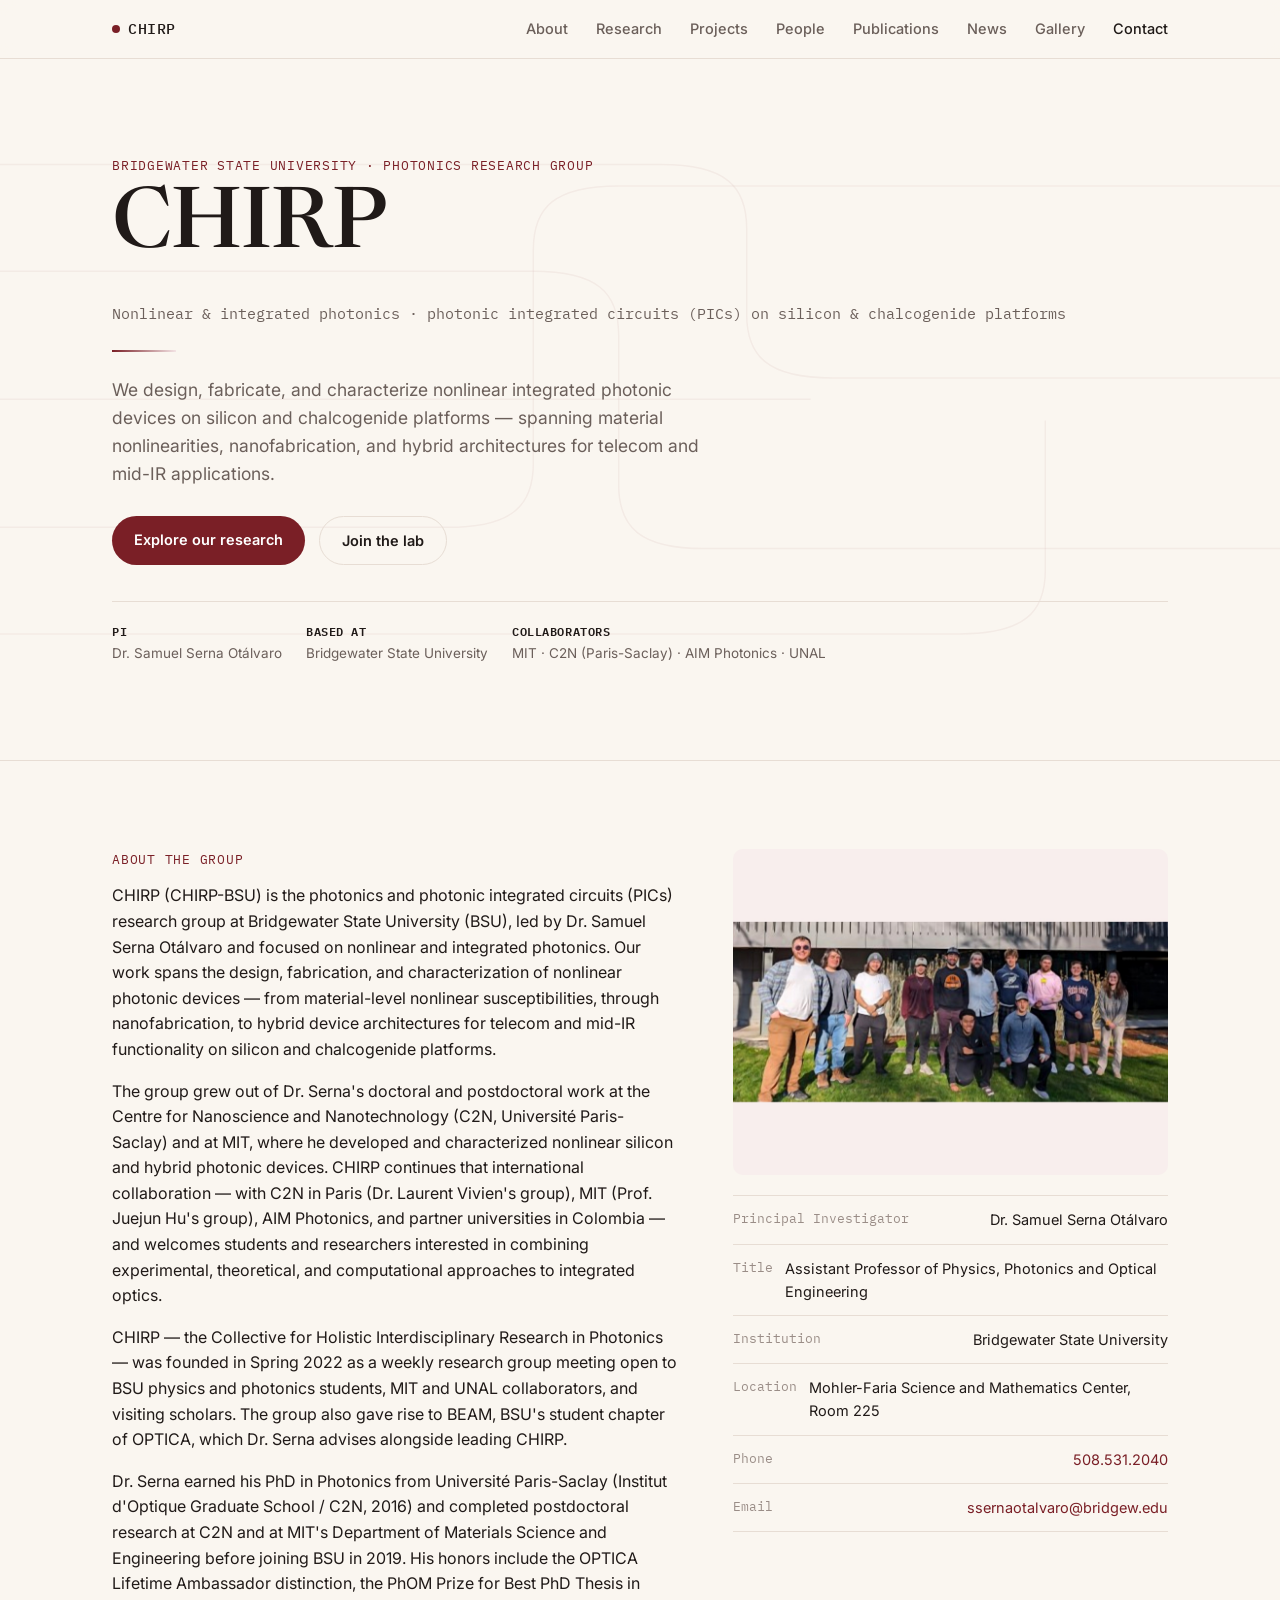
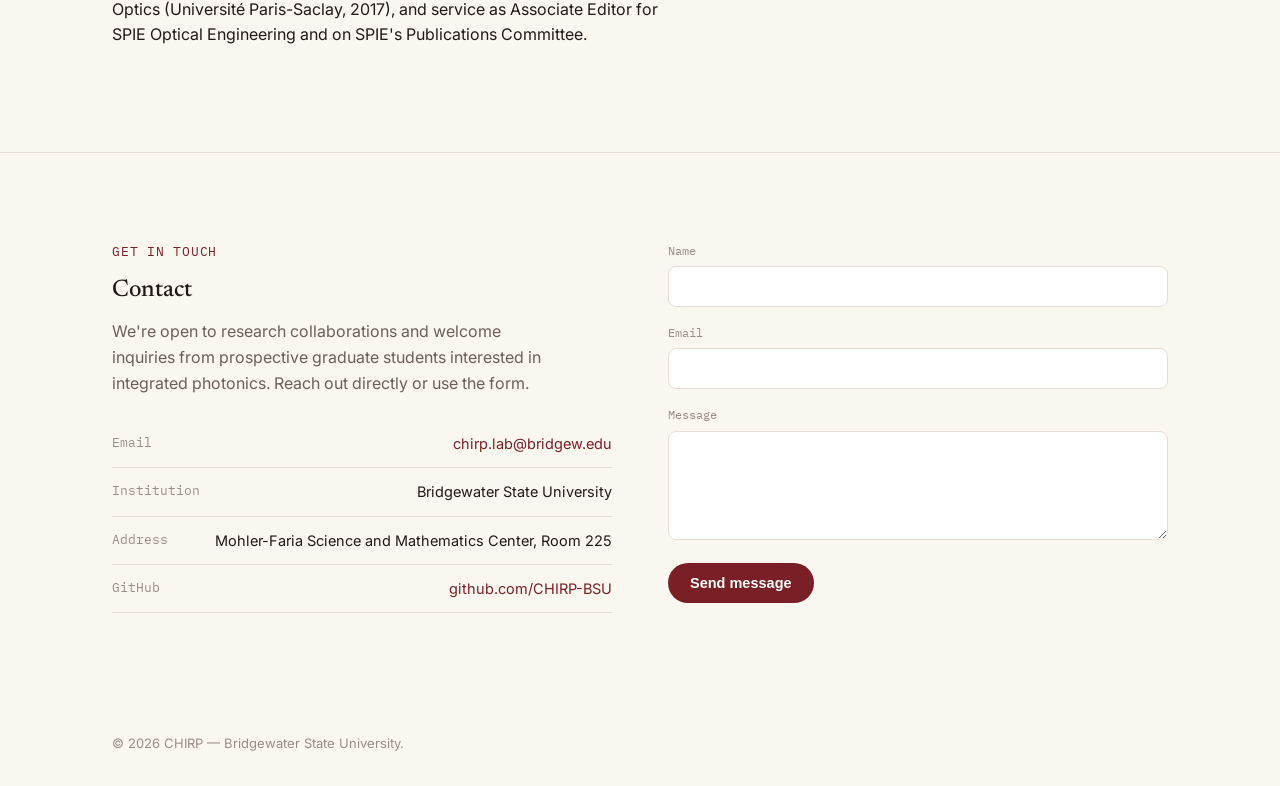
<file: index.html>
<!DOCTYPE html>
<html lang="en">
<head>
<meta charset="UTF-8">
<meta name="viewport" content="width=device-width, initial-scale=1.0">
<title>CHIRP — Bridgewater State University Photonics &amp; Photonic Integrated Circuits (PICs) Research Group</title>
<meta name="description" content="CHIRP (CHIRP-BSU) is the Samuel Serna research group at Bridgewater State University, developing nonlinear and integrated photonics — inverse design and fabrication-ready photonic integrated circuits (PICs) on silicon and chalcogenide platforms.">
<link rel="canonical" href="https://chirp-bsu.github.io/">

<!-- Open Graph / social -->
<meta property="og:type" content="website">
<meta property="og:site_name" content="CHIRP — Bridgewater State University">
<meta property="og:title" content="CHIRP — Bridgewater State University Photonics &amp; Photonic Integrated Circuits (PICs) Research Group">
<meta property="og:description" content="CHIRP (CHIRP-BSU) is the Samuel Serna research group at Bridgewater State University, developing nonlinear and integrated photonics — inverse design and fabrication-ready photonic integrated circuits (PICs) on silicon and chalcogenide platforms.">
<meta property="og:url" content="https://chirp-bsu.github.io/">
<meta property="og:image" content="https://chirp-bsu.github.io/assets/PICFabricationGDSSchematic_CHIRP.png">
<meta name="twitter:card" content="summary_large_image">
<meta name="twitter:title" content="CHIRP — Bridgewater State University Photonics &amp; Photonic Integrated Circuits (PICs) Research Group">
<meta name="twitter:description" content="CHIRP (CHIRP-BSU) is the Samuel Serna research group at Bridgewater State University, developing nonlinear and integrated photonics — inverse design and fabrication-ready photonic integrated circuits (PICs) on silicon and chalcogenide platforms.">
<meta name="twitter:image" content="https://chirp-bsu.github.io/assets/PICFabricationGDSSchematic_CHIRP.png">

<link rel="preconnect" href="https://fonts.googleapis.com">
<link rel="preconnect" href="https://fonts.gstatic.com" crossorigin>
<link href="https://fonts.googleapis.com/css2?family=Newsreader:ital,wght@0,400;0,500;0,600;1,400;1,500&family=Inter:wght@400;500;600;700&family=IBM+Plex+Mono:wght@400;500&display=swap" rel="stylesheet">
<link rel="stylesheet" href="styles.css">

<script type="application/ld+json">
{
  "@context": "https://schema.org",
  "@type": "ResearchOrganization",
  "name": "CHIRP",
  "alternateName": ["CHIRP-BSU", "CHIRP Bridgewater State University", "Samuel Serna Research Group"],
  "url": "https://chirp-bsu.github.io/",
  "logo": "https://chirp-bsu.github.io/assets/PICFabricationGDSSchematic_CHIRP.png",
  "description": "CHIRP is a photonics and photonic integrated circuits (PICs) research group at Bridgewater State University, led by Dr. Samuel Serna Otálvaro, focused on nonlinear and integrated photonics.",
  "parentOrganization": {
    "@type": "CollegeOrUniversity",
    "name": "Bridgewater State University",
    "url": "https://www.bridgew.edu/"
  },
  "founder": {
    "@type": "Person",
    "name": "Samuel Serna Otálvaro",
    "alternateName": "Samuel Serna",
    "jobTitle": "Assistant Professor of Physics, Photonics and Optical Engineering",
    "affiliation": {
      "@type": "CollegeOrUniversity",
      "name": "Bridgewater State University"
    },
    "email": "mailto:ssernaotalvaro@bridgew.edu",
    "sameAs": [
      "https://scholar.google.com/citations?user=Fi1uhxkAAAAJ&hl=fr",
      "https://www.linkedin.com/in/samuel-felipe-serna-otalvaro-3a182439/",
      "https://www.researchgate.net/profile/Samuel_Serna"
    ]
  },
  "knowsAbout": [
    "Integrated photonics",
    "Photonic integrated circuits",
    "Nonlinear optics",
    "Optical materials",
    "Ultrafast optics",
    "Nanofabrication",
    "Photonic crystals"
  ]
}
</script>
</head>
<body>

<nav class="nav">
  <div class="nav-inner">
    <a href="index.html" class="nav-mark"><span class="dot"></span> CHIRP</a>
    <ul class="nav-links" id="navLinks">
      <li><a href="#about">About</a></li>
      <li><a href="research.html">Research</a></li>
      <li><a href="projects.html">Projects</a></li>
      <li><a href="people.html">People</a></li>
      <li><a href="publications.html">Publications</a></li>
      <li><a href="news.html">News</a></li>
      <li><a href="gallery.html">Gallery</a></li>
      <li><a href="#contact">Contact</a></li>
    </ul>
    <button class="nav-toggle" id="navToggle" aria-label="Toggle menu" aria-expanded="false">☰</button>
  </div>
</nav>

<header class="hero">
  <svg class="hero-trace" viewBox="0 0 1200 700" preserveAspectRatio="xMidYMid slice" aria-hidden="true">
    <g class="trace-group">
      <path class="trace" d="M -50 120 L 620 120 C 680 120 700 140 700 180 L 700 260 C 700 300 720 320 780 320 L 1250 320" />
      <path class="trace" d="M -50 220 L 500 220 C 560 220 580 240 580 280 L 580 420 C 580 460 600 480 660 480 L 1250 480" />
      <path class="trace" d="M -50 340 L 760 340" />
      <path class="trace" d="M -50 460 L 420 460 C 480 460 500 440 500 400 L 500 200 C 500 160 520 140 580 140 L 1250 140" />
      <path class="trace" d="M -50 560 L 900 560 C 960 560 980 540 980 500 L 980 360" />
      <circle class="pulse" r="4" />
      <circle class="pulse pulse-b" r="4" />
      <circle class="pulse pulse-c" r="3.5" />
    </g>
  </svg>
  <div class="wrap hero-inner">
    <p class="eyebrow">Bridgewater State University · Photonics Research Group</p>
    <h1>CHIRP</h1>
    <p class="role">Nonlinear &amp; integrated photonics · photonic integrated circuits (PICs) on silicon &amp; chalcogenide platforms</p>
    <hr class="spectrum-rule hero-rule">
    <p class="hero-lede">We design, fabricate, and characterize nonlinear integrated photonic
      devices on silicon and chalcogenide platforms — spanning material nonlinearities,
      nanofabrication, and hybrid architectures for telecom and mid-IR applications.</p>
    <div class="hero-actions">
      <a href="research.html" class="btn btn-primary">Explore our research</a>
      <a href="#contact" class="btn btn-ghost">Join the lab</a>
    </div>
    <div class="hero-meta">
      <span><strong>PI</strong> Dr. Samuel Serna Otálvaro</span>
      <span><strong>Based at</strong> Bridgewater State University</span>
      <span><strong>Collaborators</strong> MIT · C2N (Paris-Saclay) · AIM Photonics · UNAL</span>
    </div>
  </div>
</header>

<main>

  <section id="about">
    <div class="wrap about-grid">
      <div class="about-body">
        <p class="eyebrow" style="margin-bottom:14px;">About the group</p>
        <p>CHIRP (CHIRP-BSU) is the photonics and photonic integrated circuits (PICs) research
          group at Bridgewater State University (BSU), led by Dr. Samuel Serna Otálvaro and
          focused on nonlinear and integrated photonics. Our work spans the design, fabrication,
          and characterization of nonlinear photonic devices — from material-level nonlinear
          susceptibilities, through nanofabrication, to hybrid device architectures for telecom
          and mid-IR functionality on silicon and chalcogenide platforms.</p>
        <p>The group grew out of Dr. Serna's doctoral and postdoctoral work at the Centre for
          Nanoscience and Nanotechnology (C2N, Université Paris-Saclay) and at MIT, where he
          developed and characterized nonlinear silicon and hybrid photonic devices. CHIRP
          continues that international collaboration — with C2N in Paris (Dr. Laurent Vivien's
          group), MIT (Prof. Juejun Hu's group), AIM Photonics, and partner universities in
          Colombia — and welcomes students and researchers interested in combining experimental,
          theoretical, and computational approaches to integrated optics.</p>
        <p>CHIRP — the Collective for Holistic Interdisciplinary Research in Photonics — was
          founded in Spring 2022 as a weekly research group meeting open to BSU physics and
          photonics students, MIT and UNAL collaborators, and visiting scholars. The group also
          gave rise to BEAM, BSU's student chapter of OPTICA, which Dr. Serna advises alongside
          leading CHIRP.</p>
        <p>Dr. Serna earned his PhD in Photonics from Université Paris-Saclay (Institut d'Optique
          Graduate School / C2N, 2016) and completed postdoctoral research at C2N and at MIT's
          Department of Materials Science and Engineering before joining BSU in 2019. His honors
          include the OPTICA Lifetime Ambassador distinction, the PhOM Prize for Best PhD Thesis
          in Optics (Université Paris-Saclay, 2017), and service as Associate Editor for SPIE
          Optical Engineering and on SPIE's Publications Committee.</p>
      </div>
      <div>
        <div class="monogram">
          <img src="assets/AboutLabGroupPhoto.jpg" alt="CHIRP research group members outside the Bridgewater State University science building" loading="lazy" style="width:100%; display:block;">
        </div>
        <ul class="fact-list">
          <li><span>Principal Investigator</span> <span>Dr. Samuel Serna Otálvaro</span></li>
          <li><span>Title</span> <span>Assistant Professor of Physics, Photonics and Optical Engineering</span></li>
          <li><span>Institution</span> <span>Bridgewater State University</span></li>
          <li><span>Location</span> <span>Mohler-Faria Science and Mathematics Center, Room 225</span></li>
          <li><span>Phone</span> <a href="tel:5085312040">508.531.2040</a></li>
          <li><span>Email</span> <a href="mailto:ssernaotalvaro@bridgew.edu">ssernaotalvaro@bridgew.edu</a></li>
        </ul>
      </div>
    </div>
  </section>

  <section id="contact">
    <div class="wrap contact-grid">
      <div>
        <p class="eyebrow">Get in touch</p>
        <h2>Contact</h2>
        <p style="color:var(--text-secondary); margin-top:10px; max-width:44ch;">
          We're open to research collaborations and welcome inquiries from prospective graduate
          students interested in integrated photonics. Reach out directly or use the form.
        </p>
        <ul class="contact-list">
          <li><span>Email</span> <a href="mailto:chirp.lab@bridgew.edu">chirp.lab@bridgew.edu</a></li>
          <li><span>Institution</span> <span>Bridgewater State University</span></li>
          <li><span>Address</span> <span>Mohler-Faria Science and Mathematics Center, Room 225</span></li>
          <li><span>GitHub</span> <a href="https://github.com/CHIRP-BSU" target="_blank" rel="noopener">github.com/CHIRP-BSU</a></li>
        </ul>
      </div>
      <div>
        <form action="[Your Formspree or form endpoint]" method="POST">
          <div>
            <label for="name">Name</label>
            <input type="text" id="name" name="name" required>
          </div>
          <div>
            <label for="email">Email</label>
            <input type="email" id="email" name="email" required>
          </div>
          <div>
            <label for="message">Message</label>
            <textarea id="message" name="message" rows="5" required></textarea>
          </div>
          <button type="submit" class="btn btn-primary">Send message</button>
        </form>
      </div>
    </div>
  </section>

</main>

<footer>
  <div class="wrap">
    <p>&copy; 2026 CHIRP — Bridgewater State University.</p>
  </div>
</footer>

<script src="script.js"></script>
</body>
</html>
</file>
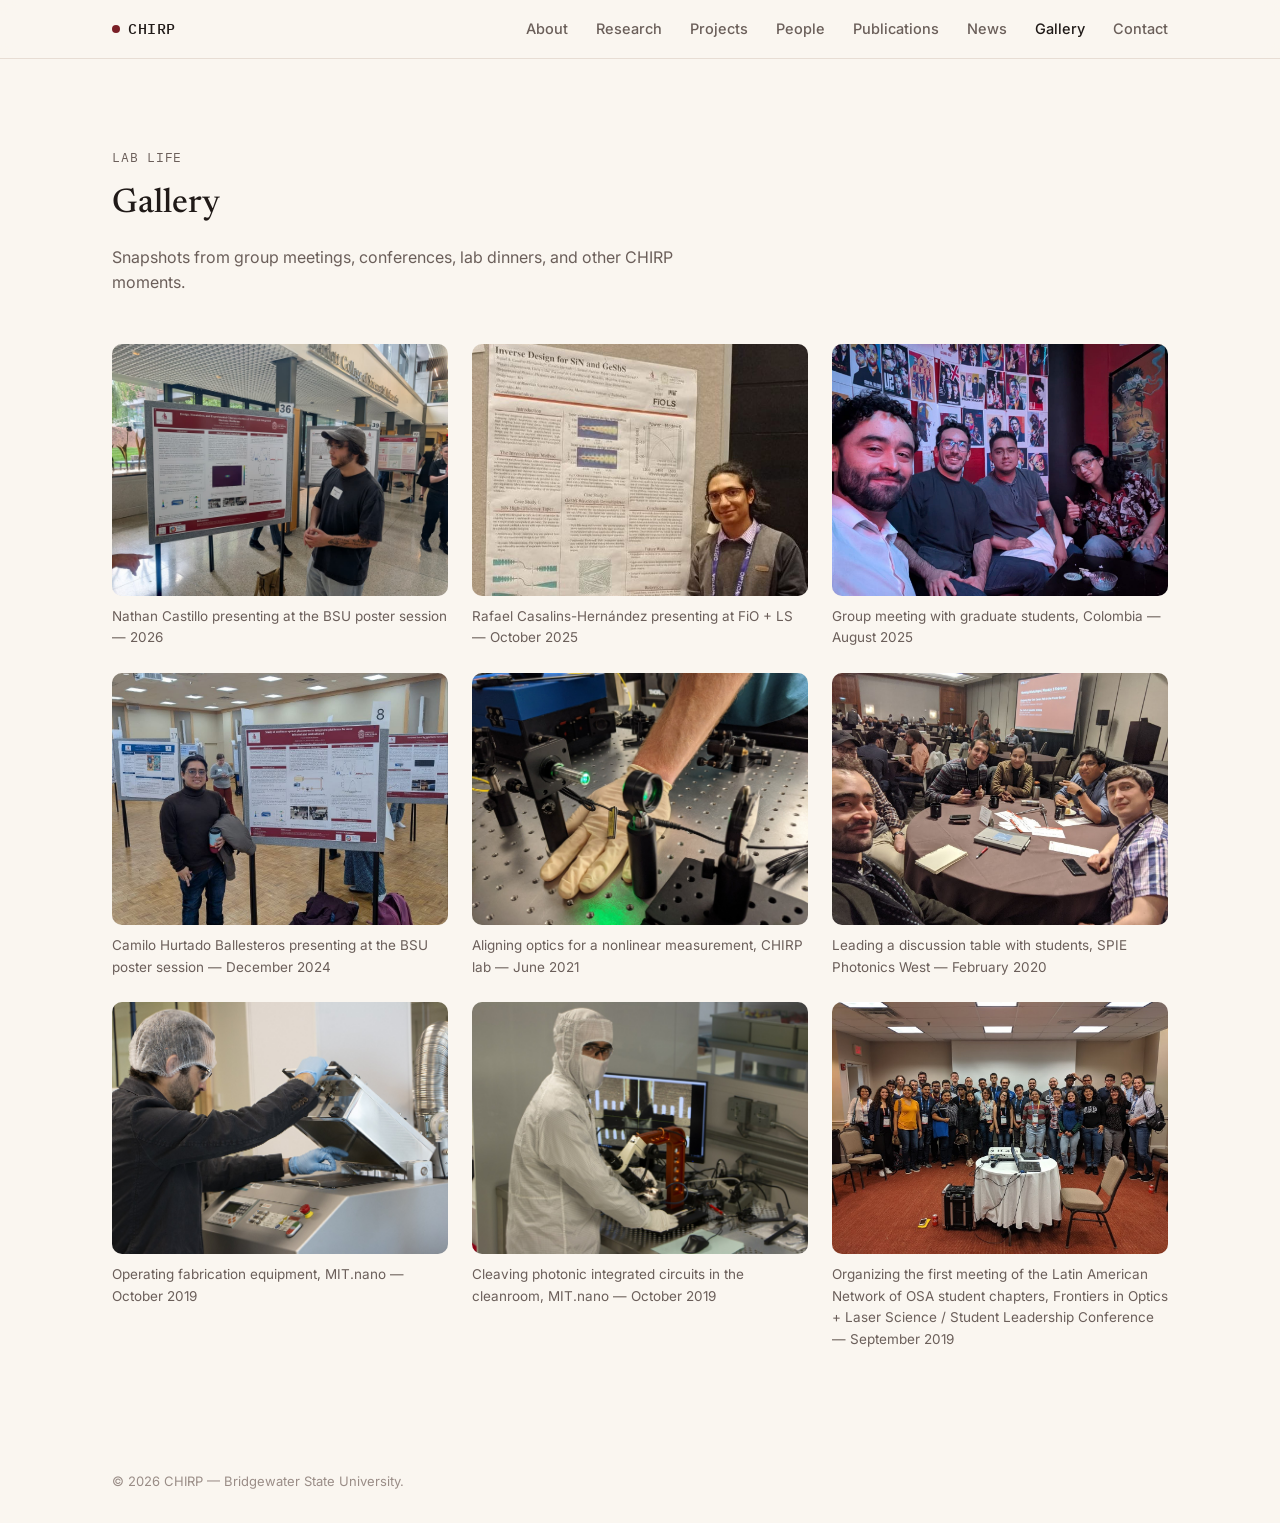
<file: gallery.html>
<!DOCTYPE html>
<html lang="en">
<head>
<meta charset="UTF-8">
<meta name="viewport" content="width=device-width, initial-scale=1.0">
<title>Gallery — CHIRP | Bridgewater State University Photonics Group</title>
<meta name="description" content="Photos from CHIRP group meetings, conferences, and lab life at Bridgewater State University.">
<link rel="canonical" href="https://chirp-bsu.github.io/gallery.html">

<!-- Open Graph / social -->
<meta property="og:type" content="website">
<meta property="og:site_name" content="CHIRP — Bridgewater State University">
<meta property="og:title" content="Gallery — CHIRP | Bridgewater State University Photonics Group">
<meta property="og:description" content="Photos from CHIRP group meetings, conferences, and lab life at Bridgewater State University.">
<meta property="og:url" content="https://chirp-bsu.github.io/gallery.html">
<meta property="og:image" content="https://chirp-bsu.github.io/assets/PICFabricationGDSSchematic_CHIRP.png">
<meta name="twitter:card" content="summary_large_image">
<meta name="twitter:title" content="Gallery — CHIRP | Bridgewater State University Photonics Group">
<meta name="twitter:description" content="Photos from CHIRP group meetings, conferences, and lab life at Bridgewater State University.">
<meta name="twitter:image" content="https://chirp-bsu.github.io/assets/PICFabricationGDSSchematic_CHIRP.png">

<link rel="preconnect" href="https://fonts.googleapis.com">
<link rel="preconnect" href="https://fonts.gstatic.com" crossorigin>
<link href="https://fonts.googleapis.com/css2?family=Newsreader:ital,wght@0,400;0,500;0,600;1,400;1,500&family=Inter:wght@400;500;600;700&family=IBM+Plex+Mono:wght@400;500&display=swap" rel="stylesheet">
<link rel="stylesheet" href="styles.css">

<script type="application/ld+json">
{
  "@context": "https://schema.org",
  "@type": "ResearchOrganization",
  "name": "CHIRP",
  "alternateName": ["CHIRP-BSU", "CHIRP Bridgewater State University", "Samuel Serna Research Group"],
  "url": "https://chirp-bsu.github.io/",
  "logo": "https://chirp-bsu.github.io/assets/PICFabricationGDSSchematic_CHIRP.png",
  "description": "CHIRP is a photonics and photonic integrated circuits (PICs) research group at Bridgewater State University, led by Dr. Samuel Serna Otálvaro, focused on nonlinear and integrated photonics.",
  "parentOrganization": {
    "@type": "CollegeOrUniversity",
    "name": "Bridgewater State University",
    "url": "https://www.bridgew.edu/"
  },
  "founder": {
    "@type": "Person",
    "name": "Samuel Serna Otálvaro",
    "alternateName": "Samuel Serna",
    "jobTitle": "Assistant Professor of Physics, Photonics and Optical Engineering",
    "affiliation": {
      "@type": "CollegeOrUniversity",
      "name": "Bridgewater State University"
    },
    "email": "mailto:ssernaotalvaro@bridgew.edu",
    "sameAs": [
      "https://scholar.google.com/citations?user=Fi1uhxkAAAAJ&hl=fr",
      "https://www.linkedin.com/in/samuel-felipe-serna-otalvaro-3a182439/",
      "https://www.researchgate.net/profile/Samuel_Serna"
    ]
  },
  "knowsAbout": [
    "Integrated photonics",
    "Photonic integrated circuits",
    "Nonlinear optics",
    "Optical materials",
    "Ultrafast optics",
    "Nanofabrication",
    "Photonic crystals"
  ]
}
</script>
</head>
<body>

<nav class="nav">
  <div class="nav-inner">
    <a href="index.html" class="nav-mark"><span class="dot"></span> CHIRP</a>
    <ul class="nav-links" id="navLinks">
      <li><a href="index.html#about">About</a></li>
      <li><a href="research.html">Research</a></li>
      <li><a href="projects.html">Projects</a></li>
      <li><a href="people.html">People</a></li>
      <li><a href="publications.html">Publications</a></li>
      <li><a href="news.html">News</a></li>
      <li><a href="gallery.html" class="active">Gallery</a></li>
      <li><a href="index.html#contact">Contact</a></li>
    </ul>
    <button class="nav-toggle" id="navToggle" aria-label="Toggle menu" aria-expanded="false">☰</button>
  </div>
</nav>

<main>

  <section id="gallery">
    <div class="wrap">
      <div class="section-head">
        <p class="eyebrow">Lab life</p>
        <h2>Gallery</h2>
        <p>Snapshots from group meetings, conferences, lab dinners, and other CHIRP moments.</p>
      </div>

      <div class="gallery-grid">
        <figure class="gallery-item">
          <div class="gallery-image"><img src="assets/GalleryNathanPosterBSU.jpg" alt="Nathan Castillo presenting his poster at a Bridgewater State University poster session" loading="lazy"></div>
          <figcaption>Nathan Castillo presenting at the BSU poster session — 2026</figcaption>
        </figure>

        <figure class="gallery-item">
          <div class="gallery-image"><img src="assets/GalleryRafaelFiOLSPoster.jpg" alt="Rafael Casalins-Hernández presenting his poster at the Frontiers in Optics + Laser Science conference" loading="lazy"></div>
          <figcaption>Rafael Casalins-Hernández presenting at FiO + LS — October 2025</figcaption>
        </figure>

        <figure class="gallery-item">
          <div class="gallery-image"><img src="assets/GalleryGroupMeetingColombia.jpg" alt="Dr. Samuel Serna with graduate students at a group meeting in Colombia" loading="lazy"></div>
          <figcaption>Group meeting with graduate students, Colombia — August 2025</figcaption>
        </figure>

        <figure class="gallery-item">
          <div class="gallery-image"><img src="assets/GalleryCamiloBSUPoster.jpg" alt="Camilo Hurtado Ballesteros presenting his poster at a Bridgewater State University poster session" loading="lazy"></div>
          <figcaption>Camilo Hurtado Ballesteros presenting at the BSU poster session — December 2024</figcaption>
        </figure>

        <figure class="gallery-item">
          <div class="gallery-image"><img src="assets/GalleryLaserAlignment.jpg" alt="Aligning optics for a nonlinear measurement on the CHIRP lab optical table" loading="lazy"></div>
          <figcaption>Aligning optics for a nonlinear measurement, CHIRP lab — June 2021</figcaption>
        </figure>

        <figure class="gallery-item">
          <div class="gallery-image"><img src="assets/GallerySPIEPhotonicsWest2020.jpg" alt="Dr. Samuel Serna and colleagues at a discussion table at SPIE Photonics West 2020" loading="lazy"></div>
          <figcaption>Leading a discussion table with students, SPIE Photonics West — February 2020</figcaption>
        </figure>

        <figure class="gallery-item">
          <div class="gallery-image"><img src="assets/GalleryMITFabEquipment.jpg" alt="Dr. Samuel Serna operating fabrication equipment at MIT.nano" loading="lazy"></div>
          <figcaption>Operating fabrication equipment, MIT.nano — October 2019</figcaption>
        </figure>

        <figure class="gallery-item">
          <div class="gallery-image"><img src="assets/GalleryMITCleanroomCleaving.jpg" alt="Dr. Samuel Serna cleaving photonic integrated circuits in the cleanroom at MIT.nano" loading="lazy"></div>
          <figcaption>Cleaving photonic integrated circuits in the cleanroom, MIT.nano — October 2019</figcaption>
        </figure>

        <figure class="gallery-item">
          <div class="gallery-image"><img src="assets/GalleryOSALatinAmericanNetwork2019.jpg" alt="Dr. Samuel Serna organizing the first meeting of the Latin American Network of OSA student chapters" loading="lazy"></div>
          <figcaption>Organizing the first meeting of the Latin American Network of OSA student chapters, Frontiers in Optics + Laser Science / Student Leadership Conference — September 2019</figcaption>
        </figure>
      </div>
    </div>
  </section>

</main>

<footer>
  <div class="wrap">
    <p>&copy; 2026 CHIRP — Bridgewater State University.</p>
  </div>
</footer>

<script src="script.js"></script>
</body>
</html>
</file>
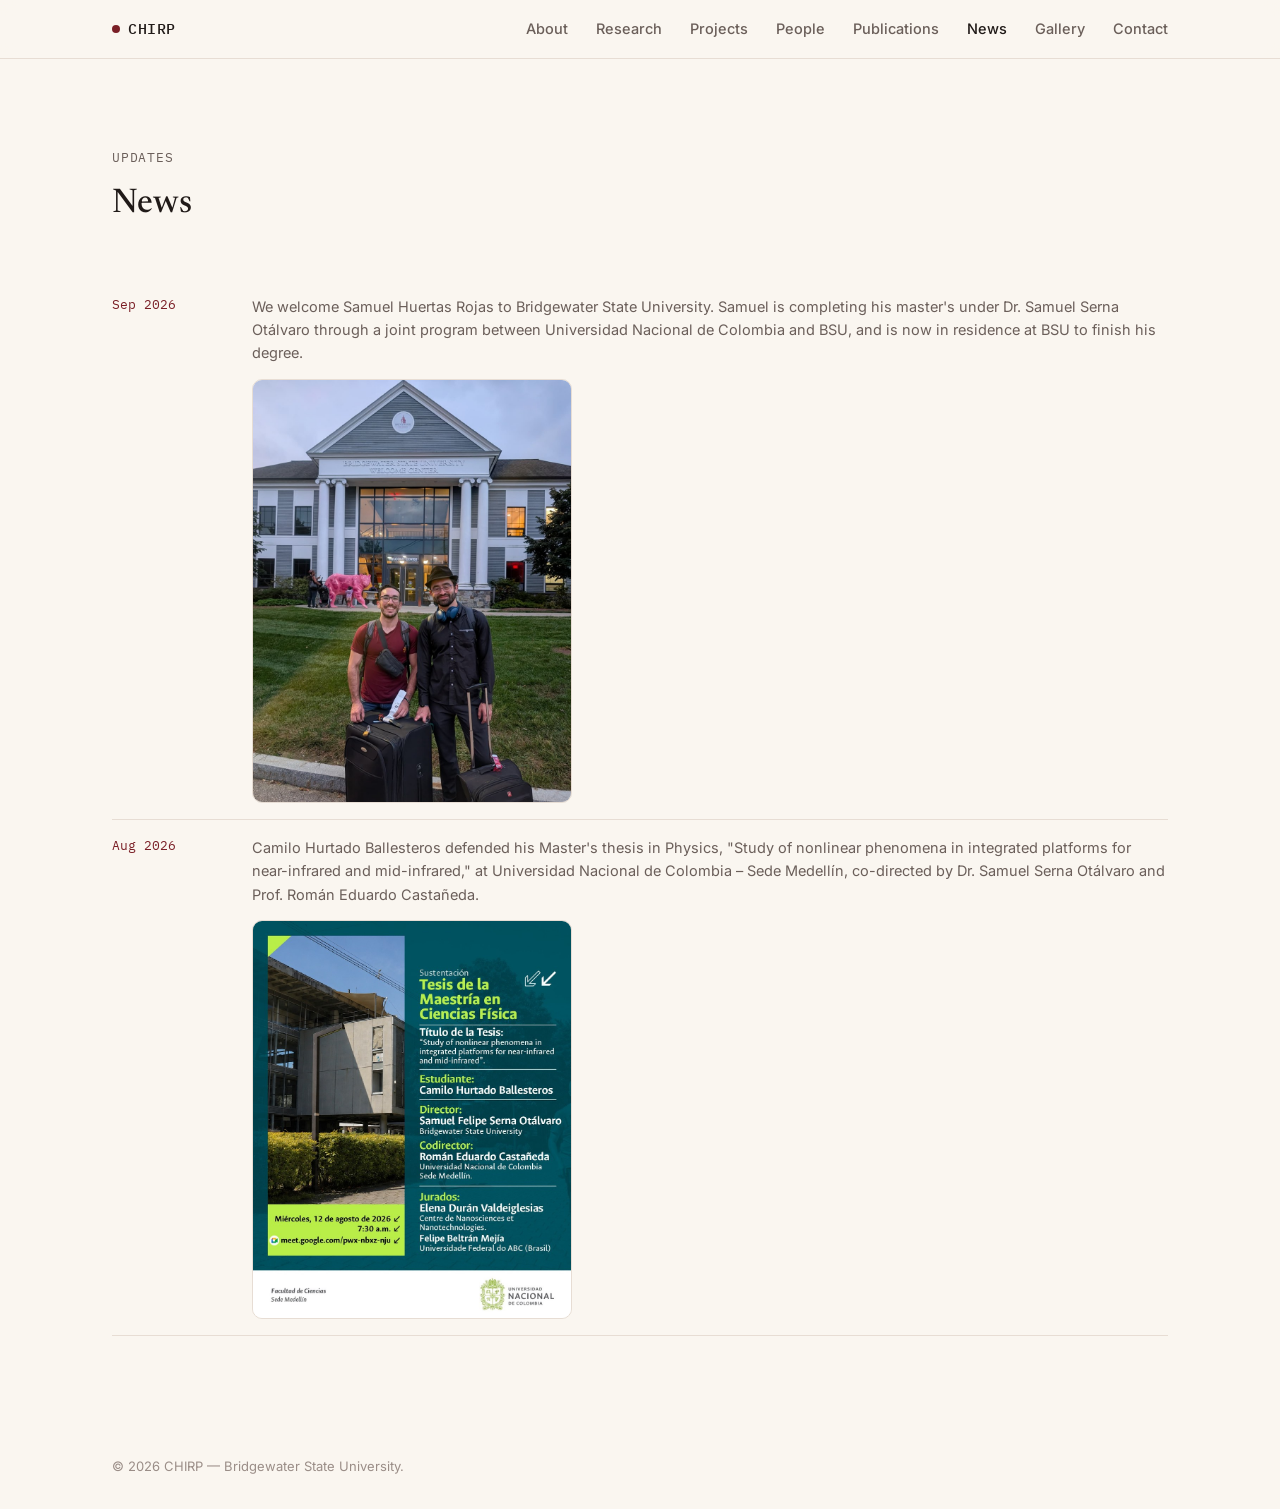
<file: news.html>
<!DOCTYPE html>
<html lang="en">
<head>
<meta charset="UTF-8">
<meta name="viewport" content="width=device-width, initial-scale=1.0">
<title>News — CHIRP | Bridgewater State University Photonics Group</title>
<meta name="description" content="Latest updates, milestones, and announcements from the CHIRP photonics research group at Bridgewater State University.">
<link rel="canonical" href="https://chirp-bsu.github.io/news.html">

<!-- Open Graph / social -->
<meta property="og:type" content="website">
<meta property="og:site_name" content="CHIRP — Bridgewater State University">
<meta property="og:title" content="News — CHIRP | Bridgewater State University Photonics Group">
<meta property="og:description" content="Latest updates, milestones, and announcements from the CHIRP photonics research group at Bridgewater State University.">
<meta property="og:url" content="https://chirp-bsu.github.io/news.html">
<meta property="og:image" content="https://chirp-bsu.github.io/assets/PICFabricationGDSSchematic_CHIRP.png">
<meta name="twitter:card" content="summary_large_image">
<meta name="twitter:title" content="News — CHIRP | Bridgewater State University Photonics Group">
<meta name="twitter:description" content="Latest updates, milestones, and announcements from the CHIRP photonics research group at Bridgewater State University.">
<meta name="twitter:image" content="https://chirp-bsu.github.io/assets/PICFabricationGDSSchematic_CHIRP.png">

<link rel="preconnect" href="https://fonts.googleapis.com">
<link rel="preconnect" href="https://fonts.gstatic.com" crossorigin>
<link href="https://fonts.googleapis.com/css2?family=Newsreader:ital,wght@0,400;0,500;0,600;1,400;1,500&family=Inter:wght@400;500;600;700&family=IBM+Plex+Mono:wght@400;500&display=swap" rel="stylesheet">
<link rel="stylesheet" href="styles.css">

<script type="application/ld+json">
{
  "@context": "https://schema.org",
  "@type": "ResearchOrganization",
  "name": "CHIRP",
  "alternateName": ["CHIRP-BSU", "CHIRP Bridgewater State University", "Samuel Serna Research Group"],
  "url": "https://chirp-bsu.github.io/",
  "logo": "https://chirp-bsu.github.io/assets/PICFabricationGDSSchematic_CHIRP.png",
  "description": "CHIRP is a photonics and photonic integrated circuits (PICs) research group at Bridgewater State University, led by Dr. Samuel Serna Otálvaro, focused on nonlinear and integrated photonics.",
  "parentOrganization": {
    "@type": "CollegeOrUniversity",
    "name": "Bridgewater State University",
    "url": "https://www.bridgew.edu/"
  },
  "founder": {
    "@type": "Person",
    "name": "Samuel Serna Otálvaro",
    "alternateName": "Samuel Serna",
    "jobTitle": "Assistant Professor of Physics, Photonics and Optical Engineering",
    "affiliation": {
      "@type": "CollegeOrUniversity",
      "name": "Bridgewater State University"
    },
    "email": "mailto:ssernaotalvaro@bridgew.edu",
    "sameAs": [
      "https://scholar.google.com/citations?user=Fi1uhxkAAAAJ&hl=fr",
      "https://www.linkedin.com/in/samuel-felipe-serna-otalvaro-3a182439/",
      "https://www.researchgate.net/profile/Samuel_Serna"
    ]
  },
  "knowsAbout": [
    "Integrated photonics",
    "Photonic integrated circuits",
    "Nonlinear optics",
    "Optical materials",
    "Ultrafast optics",
    "Nanofabrication",
    "Photonic crystals"
  ]
}
</script>
</head>
<body>

<nav class="nav">
  <div class="nav-inner">
    <a href="index.html" class="nav-mark"><span class="dot"></span> CHIRP</a>
    <ul class="nav-links" id="navLinks">
      <li><a href="index.html#about">About</a></li>
      <li><a href="research.html">Research</a></li>
      <li><a href="projects.html">Projects</a></li>
      <li><a href="people.html">People</a></li>
      <li><a href="publications.html">Publications</a></li>
      <li><a href="news.html" class="active">News</a></li>
      <li><a href="gallery.html">Gallery</a></li>
      <li><a href="index.html#contact">Contact</a></li>
    </ul>
    <button class="nav-toggle" id="navToggle" aria-label="Toggle menu" aria-expanded="false">☰</button>
  </div>
</nav>

<main>

  <section id="news">
    <div class="wrap">
      <div class="section-head">
        <p class="eyebrow">Updates</p>
        <h2>News</h2>
      </div>
      <ul class="news-list">
        <li class="news-item">
          <span class="news-date">Sep 2026</span>
          <div>
            <p class="news-text">We welcome Samuel Huertas Rojas to Bridgewater State University. Samuel is completing his master's under Dr. Samuel Serna Otálvaro through a joint program between Universidad Nacional de Colombia and BSU, and is now in residence at BSU to finish his degree.</p>
            <div class="news-image">
              <img src="assets/NewsSamuelHuertasArrivalBSU.jpg" alt="Samuel Huertas Rojas arriving at Bridgewater State University" loading="lazy">
            </div>
          </div>
        </li>
        <li class="news-item">
          <span class="news-date">Aug 2026</span>
          <div>
            <p class="news-text">Camilo Hurtado Ballesteros defended his Master's thesis in Physics, "Study of nonlinear phenomena in integrated platforms for near-infrared and mid-infrared," at Universidad Nacional de Colombia – Sede Medellín, co-directed by Dr. Samuel Serna Otálvaro and Prof. Román Eduardo Castañeda.</p>
            <div class="news-image">
              <img src="assets/NewsCamiloThesisDefenseFlyer.jpg" alt="Thesis defense announcement flyer for Camilo Hurtado Ballesteros" loading="lazy">
            </div>
          </div>
        </li>
      </ul>
    </div>
  </section>

</main>

<footer>
  <div class="wrap">
    <p>&copy; 2026 CHIRP — Bridgewater State University.</p>
  </div>
</footer>

<script src="script.js"></script>
</body>
</html>
</file>
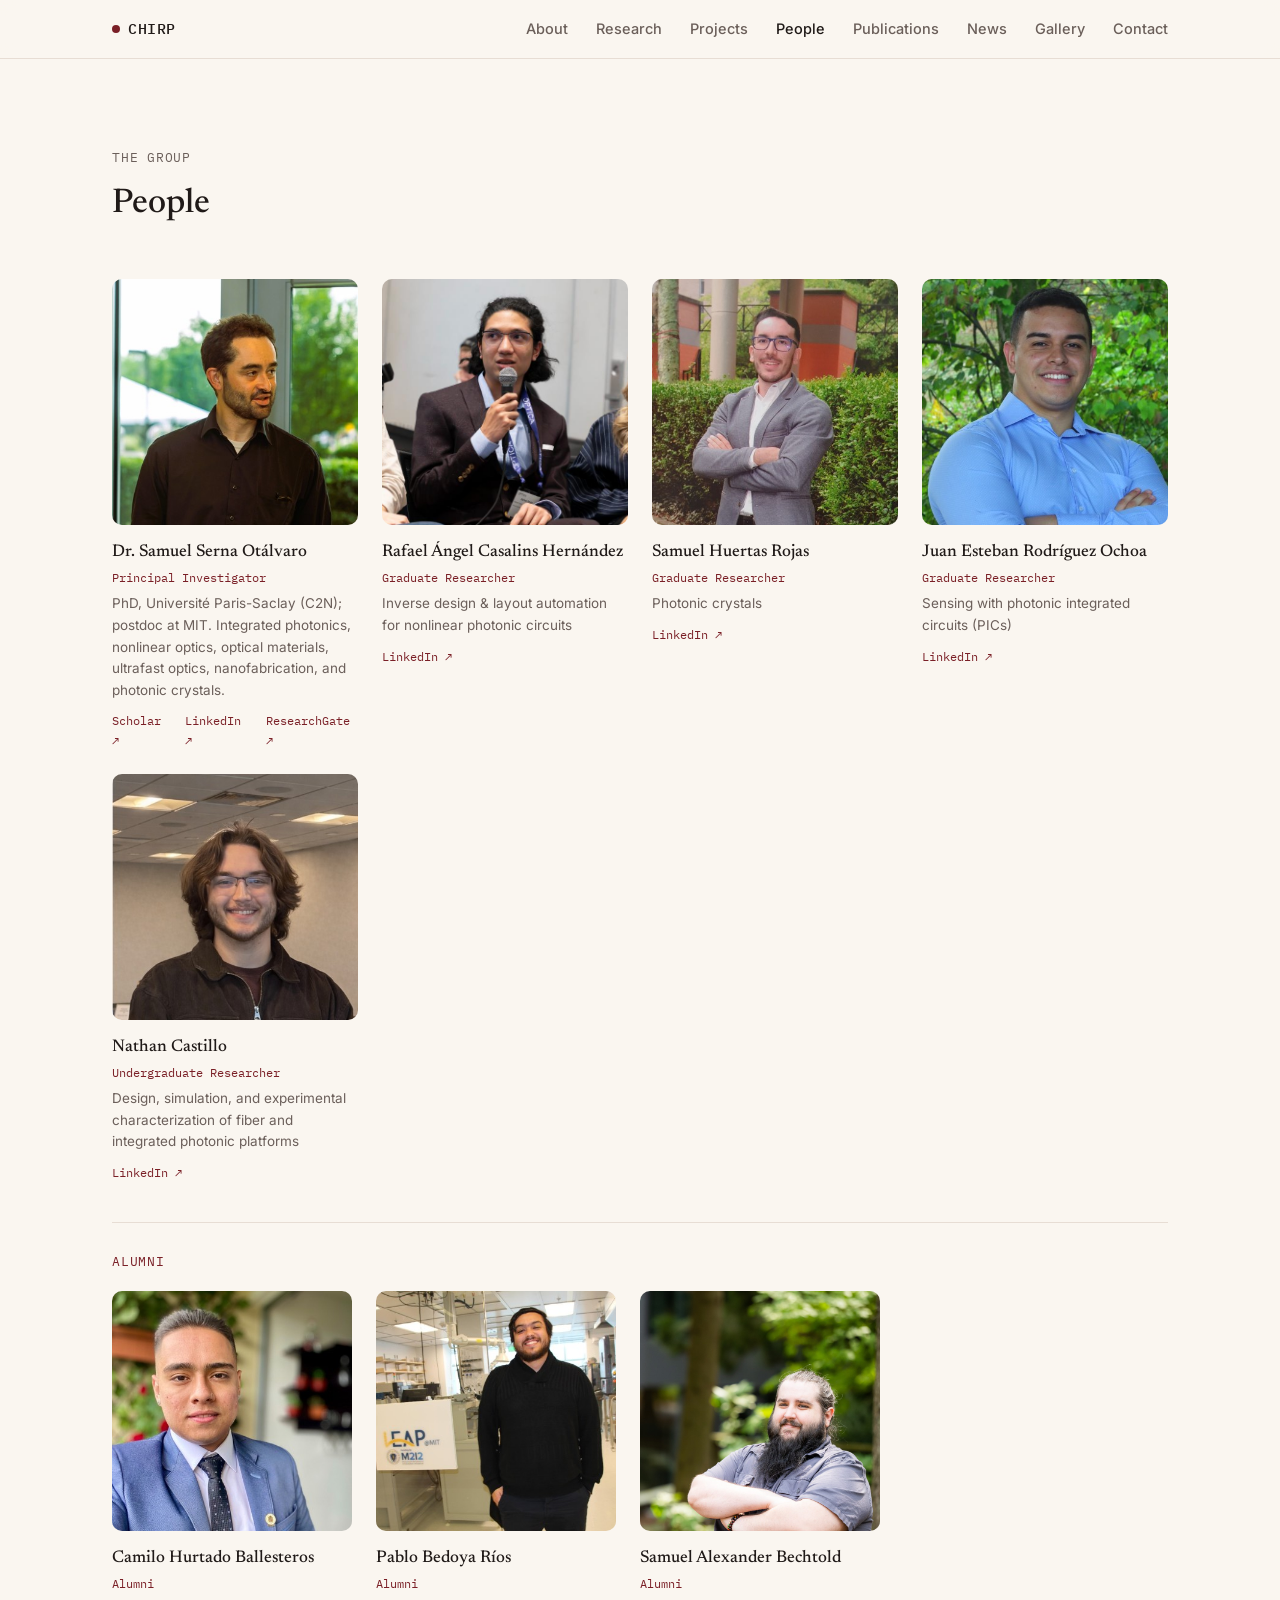
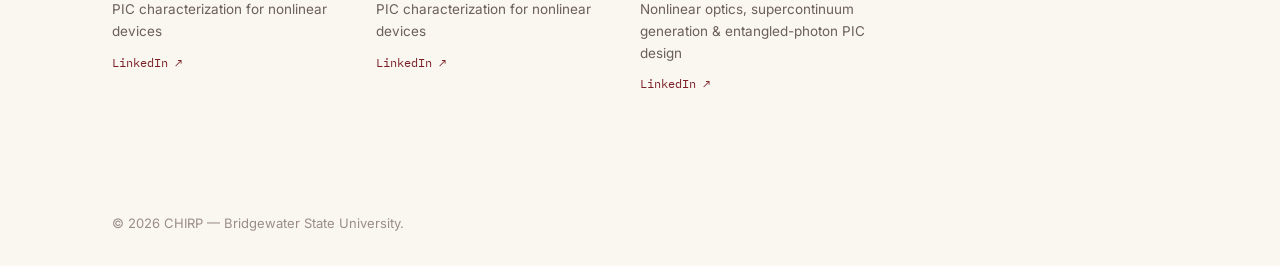
<file: people.html>
<!DOCTYPE html>
<html lang="en">
<head>
<meta charset="UTF-8">
<meta name="viewport" content="width=device-width, initial-scale=1.0">
<title>People — CHIRP | Bridgewater State University Photonics Group</title>
<meta name="description" content="Meet the CHIRP research group at Bridgewater State University: PI Dr. Samuel Serna Otálvaro, graduate researchers, and alumni working on integrated photonics.">
<link rel="canonical" href="https://chirp-bsu.github.io/people.html">

<!-- Open Graph / social -->
<meta property="og:type" content="website">
<meta property="og:site_name" content="CHIRP — Bridgewater State University">
<meta property="og:title" content="People — CHIRP | Bridgewater State University Photonics Group">
<meta property="og:description" content="Meet the CHIRP research group at Bridgewater State University: PI Dr. Samuel Serna Otálvaro, graduate researchers, and alumni working on integrated photonics.">
<meta property="og:url" content="https://chirp-bsu.github.io/people.html">
<meta property="og:image" content="https://chirp-bsu.github.io/assets/PICFabricationGDSSchematic_CHIRP.png">
<meta name="twitter:card" content="summary_large_image">
<meta name="twitter:title" content="People — CHIRP | Bridgewater State University Photonics Group">
<meta name="twitter:description" content="Meet the CHIRP research group at Bridgewater State University: PI Dr. Samuel Serna Otálvaro, graduate researchers, and alumni working on integrated photonics.">
<meta name="twitter:image" content="https://chirp-bsu.github.io/assets/PICFabricationGDSSchematic_CHIRP.png">

<link rel="preconnect" href="https://fonts.googleapis.com">
<link rel="preconnect" href="https://fonts.gstatic.com" crossorigin>
<link href="https://fonts.googleapis.com/css2?family=Newsreader:ital,wght@0,400;0,500;0,600;1,400;1,500&family=Inter:wght@400;500;600;700&family=IBM+Plex+Mono:wght@400;500&display=swap" rel="stylesheet">
<link rel="stylesheet" href="styles.css">

<script type="application/ld+json">
{
  "@context": "https://schema.org",
  "@type": "ResearchOrganization",
  "name": "CHIRP",
  "alternateName": ["CHIRP-BSU", "CHIRP Bridgewater State University", "Samuel Serna Research Group"],
  "url": "https://chirp-bsu.github.io/",
  "logo": "https://chirp-bsu.github.io/assets/PICFabricationGDSSchematic_CHIRP.png",
  "description": "CHIRP is a photonics and photonic integrated circuits (PICs) research group at Bridgewater State University, led by Dr. Samuel Serna Otálvaro, focused on nonlinear and integrated photonics.",
  "parentOrganization": {
    "@type": "CollegeOrUniversity",
    "name": "Bridgewater State University",
    "url": "https://www.bridgew.edu/"
  },
  "founder": {
    "@type": "Person",
    "name": "Samuel Serna Otálvaro",
    "alternateName": "Samuel Serna",
    "jobTitle": "Assistant Professor of Physics, Photonics and Optical Engineering",
    "affiliation": {
      "@type": "CollegeOrUniversity",
      "name": "Bridgewater State University"
    },
    "email": "mailto:ssernaotalvaro@bridgew.edu",
    "sameAs": [
      "https://scholar.google.com/citations?user=Fi1uhxkAAAAJ&hl=fr",
      "https://www.linkedin.com/in/samuel-felipe-serna-otalvaro-3a182439/",
      "https://www.researchgate.net/profile/Samuel_Serna"
    ]
  },
  "knowsAbout": [
    "Integrated photonics",
    "Photonic integrated circuits",
    "Nonlinear optics",
    "Optical materials",
    "Ultrafast optics",
    "Nanofabrication",
    "Photonic crystals"
  ]
}
</script>
</head>
<body>

<nav class="nav">
  <div class="nav-inner">
    <a href="index.html" class="nav-mark"><span class="dot"></span> CHIRP</a>
    <ul class="nav-links" id="navLinks">
      <li><a href="index.html#about">About</a></li>
      <li><a href="research.html">Research</a></li>
      <li><a href="projects.html">Projects</a></li>
      <li><a href="people.html" class="active">People</a></li>
      <li><a href="publications.html">Publications</a></li>
      <li><a href="news.html">News</a></li>
      <li><a href="gallery.html">Gallery</a></li>
      <li><a href="index.html#contact">Contact</a></li>
    </ul>
    <button class="nav-toggle" id="navToggle" aria-label="Toggle menu" aria-expanded="false">☰</button>
  </div>
</nav>

<main>

  <section id="people">
    <div class="wrap">
      <div class="section-head">
        <p class="eyebrow">The group</p>
        <h2>People</h2>
      </div>

      <div class="people-grid">
        <div class="person-card pi-card">
          <div class="person-photo"><img src="assets/SamuelSerna.jpeg" alt="Dr. Samuel Serna Otálvaro" loading="lazy"></div>
          <h3>Dr. Samuel Serna Otálvaro</h3>
          <p class="person-role">Principal Investigator</p>
          <p class="person-focus">PhD, Université Paris-Saclay (C2N); postdoc at MIT. Integrated
            photonics, nonlinear optics, optical materials, ultrafast optics, nanofabrication,
            and photonic crystals.</p>
          <div class="person-links">
            <a href="https://scholar.google.com/citations?user=Fi1uhxkAAAAJ&hl=fr" target="_blank" rel="noopener">Scholar ↗</a>
            <a href="https://www.linkedin.com/in/samuel-felipe-serna-otalvaro-3a182439/" target="_blank" rel="noopener">LinkedIn ↗</a>
            <a href="https://www.researchgate.net/profile/Samuel_Serna" target="_blank" rel="noopener">ResearchGate ↗</a>
          </div>
        </div>

        <div class="person-card">
          <div class="person-photo"><img src="assets/RafaelAngelCasalinsHernandez.jpg" alt="Rafael Ángel Casalins Hernández" loading="lazy"></div>
          <h3>Rafael Ángel Casalins Hernández</h3>
          <p class="person-role">Graduate Researcher</p>
          <p class="person-focus">Inverse design &amp; layout automation for nonlinear photonic circuits</p>
          <div class="person-links">
            <a href="https://www.linkedin.com/in/rcasalins/" target="_blank" rel="noopener">LinkedIn ↗</a>
          </div>
        </div>

        <div class="person-card">
          <div class="person-photo"><img src="assets/SamuelHuertasRojas.jpeg" alt="Samuel Huertas Rojas" loading="lazy"></div>
          <h3>Samuel Huertas Rojas</h3>
          <p class="person-role">Graduate Researcher</p>
          <p class="person-focus">Photonic crystals</p>
          <div class="person-links">
            <a href="https://www.linkedin.com/in/samuel-huertas-rojas-618976117/" target="_blank" rel="noopener">LinkedIn ↗</a>
          </div>
        </div>

        <div class="person-card">
          <div class="person-photo"><img src="assets/JuanEstebanRodriguezOchoa.jpeg" alt="Juan Esteban Rodríguez Ochoa" loading="lazy"></div>
          <h3>Juan Esteban Rodríguez Ochoa</h3>
          <p class="person-role">Graduate Researcher</p>
          <p class="person-focus">Sensing with photonic integrated circuits (PICs)</p>
          <div class="person-links">
            <a href="https://www.linkedin.com/in/juan-est-rodriguez/" target="_blank" rel="noopener">LinkedIn ↗</a>
          </div>
        </div>

        <div class="person-card">
          <div class="person-photo"><img src="assets/NathanCastillo.jpg" alt="Nathan Castillo" loading="lazy"></div>
          <h3>Nathan Castillo</h3>
          <p class="person-role">Undergraduate Researcher</p>
          <p class="person-focus">Design, simulation, and experimental characterization of fiber and integrated photonic platforms</p>
          <div class="person-links">
            <a href="https://www.linkedin.com/in/nathan-castillo-9a2b9a36a/" target="_blank" rel="noopener">LinkedIn ↗</a>
          </div>
        </div>
      </div>

      <div class="alumni-note">
        <p class="eyebrow" style="margin-bottom:20px;">Alumni</p>
        <div class="people-grid alumni-grid">
          <div class="person-card">
            <div class="person-photo"><img src="assets/CamiloHurtadoBallesteros.jpeg" alt="Camilo Hurtado Ballesteros" loading="lazy"></div>
            <h3>Camilo Hurtado Ballesteros</h3>
            <p class="person-role">Alumni</p>
            <p class="person-focus">PIC characterization for nonlinear devices</p>
            <div class="person-links">
              <a href="https://www.linkedin.com/in/camilo-hurtado-ballesteros-01b7221b4/" target="_blank" rel="noopener">LinkedIn ↗</a>
            </div>
          </div>

          <div class="person-card">
            <div class="person-photo"><img src="assets/PabloBedoyaRios.jpeg" alt="Pablo Bedoya Ríos" loading="lazy"></div>
            <h3>Pablo Bedoya Ríos</h3>
            <p class="person-role">Alumni</p>
            <p class="person-focus">PIC characterization for nonlinear devices</p>
            <div class="person-links">
              <a href="https://www.linkedin.com/in/pablo-bedoya-rios/" target="_blank" rel="noopener">LinkedIn ↗</a>
            </div>
          </div>

          <div class="person-card">
            <div class="person-photo"><img src="assets/SamuelAlexanderBechtold.jpg" alt="Samuel Alexander Bechtold" loading="lazy"></div>
            <h3>Samuel Alexander Bechtold</h3>
            <p class="person-role">Alumni</p>
            <p class="person-focus">Nonlinear optics, supercontinuum generation &amp; entangled-photon PIC design</p>
            <div class="person-links">
              <a href="https://www.linkedin.com/in/sbechtold/" target="_blank" rel="noopener">LinkedIn ↗</a>
            </div>
          </div>
        </div>
      </div>
    </div>
  </section>

</main>

<footer>
  <div class="wrap">
    <p>&copy; 2026 CHIRP — Bridgewater State University.</p>
  </div>
</footer>

<script src="script.js"></script>
</body>
</html>
</file>
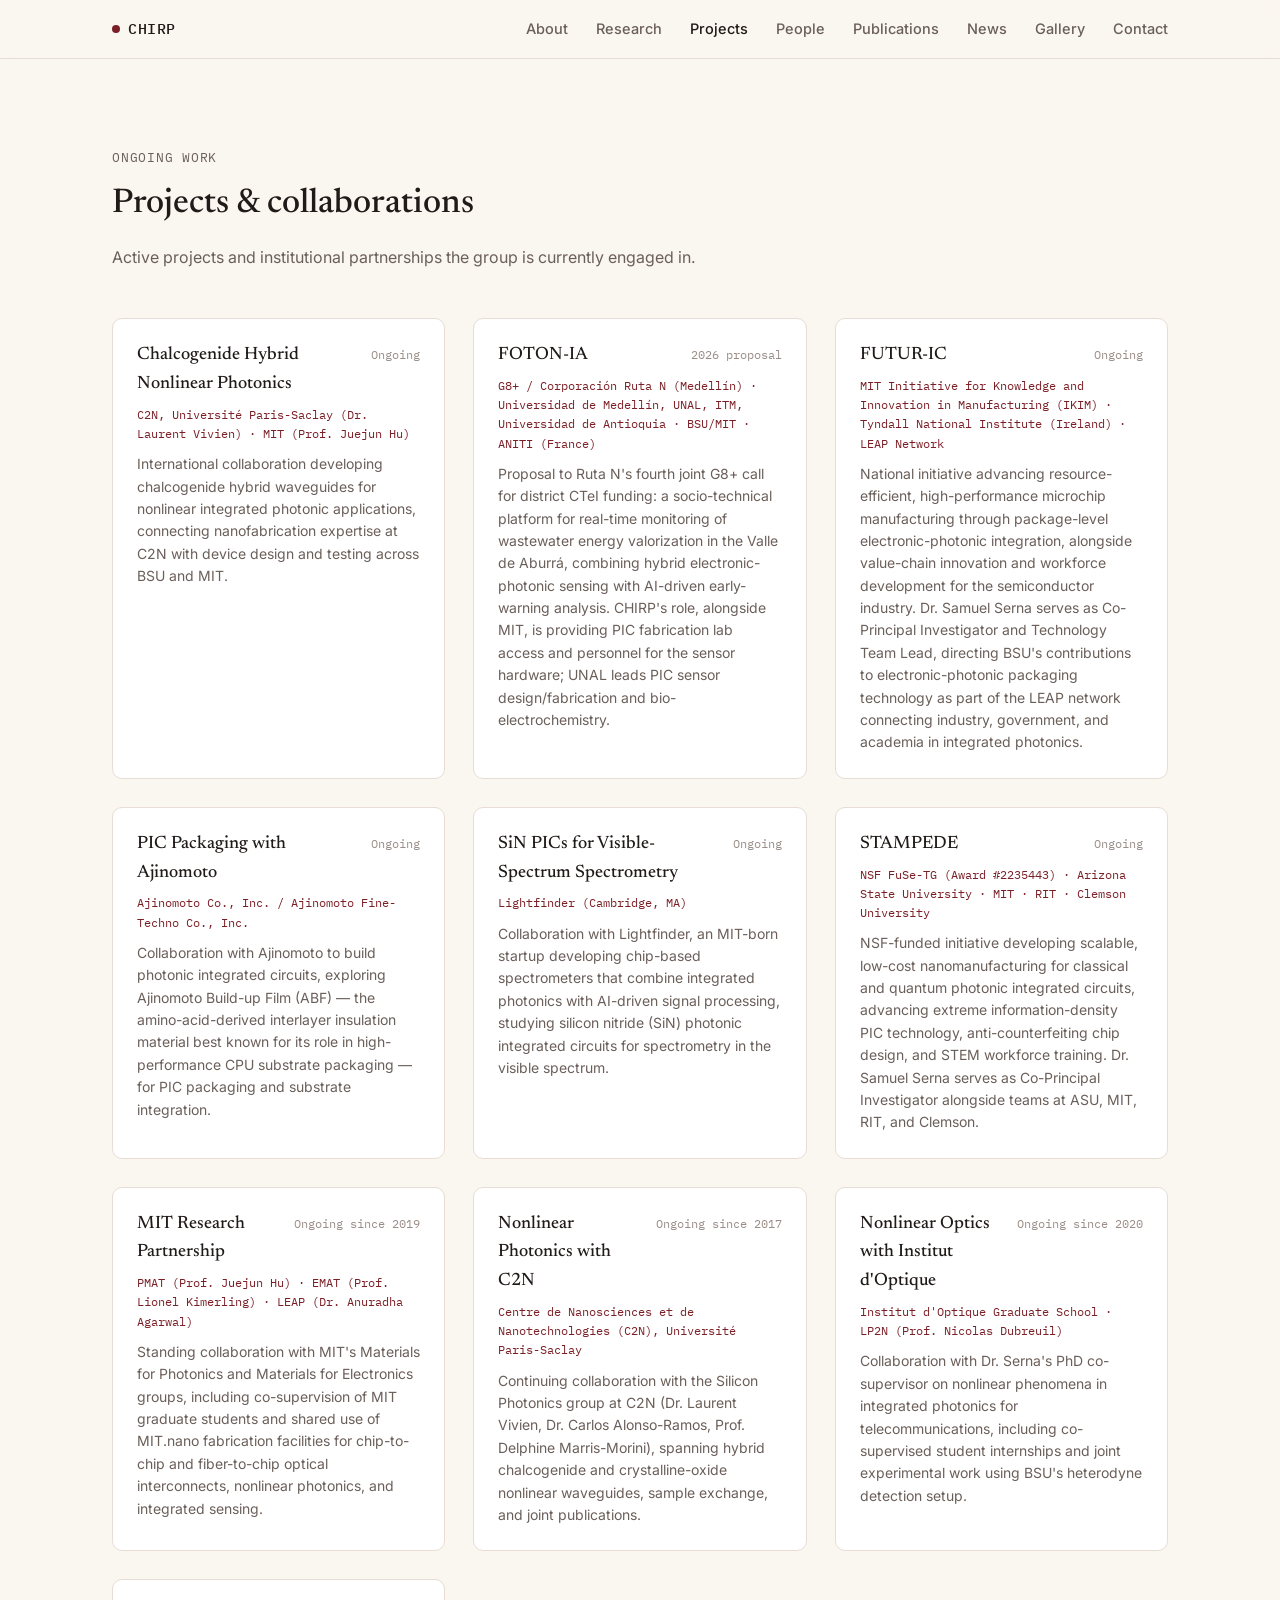
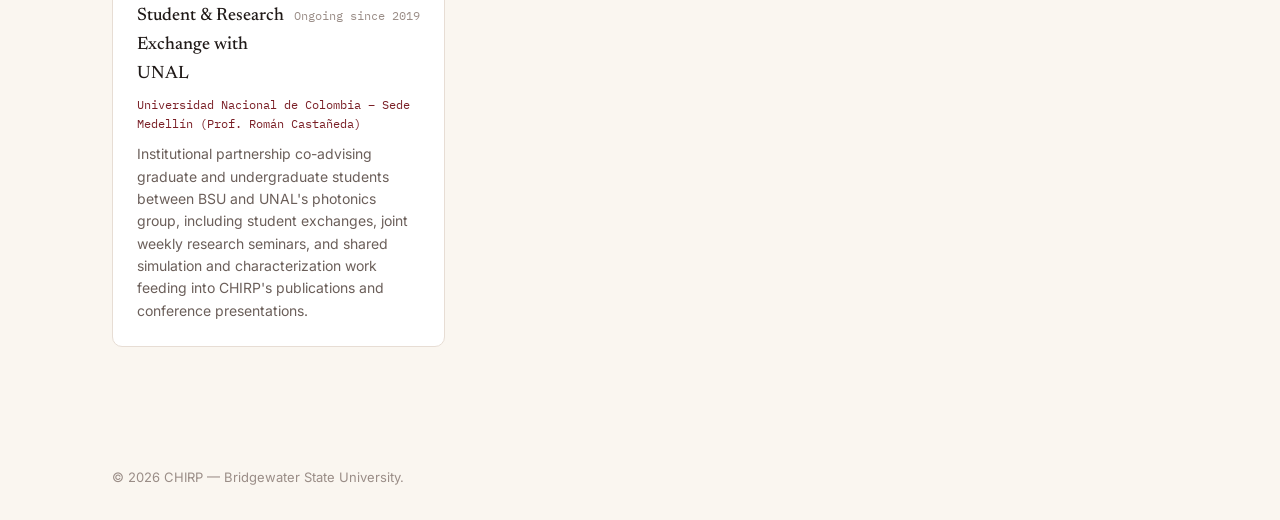
<file: projects.html>
<!DOCTYPE html>
<html lang="en">
<head>
<meta charset="UTF-8">
<meta name="viewport" content="width=device-width, initial-scale=1.0">
<title>Projects &amp; Collaborations — CHIRP | Bridgewater State University</title>
<meta name="description" content="Active projects and institutional partnerships of the CHIRP photonics group at Bridgewater State University, including NSF grants and collaborations with MIT, C2N, and Universidad Nacional de Colombia.">
<link rel="canonical" href="https://chirp-bsu.github.io/projects.html">

<!-- Open Graph / social -->
<meta property="og:type" content="website">
<meta property="og:site_name" content="CHIRP — Bridgewater State University">
<meta property="og:title" content="Projects &amp; Collaborations — CHIRP | Bridgewater State University">
<meta property="og:description" content="Active projects and institutional partnerships of the CHIRP photonics group at Bridgewater State University, including NSF grants and collaborations with MIT, C2N, and Universidad Nacional de Colombia.">
<meta property="og:url" content="https://chirp-bsu.github.io/projects.html">
<meta property="og:image" content="https://chirp-bsu.github.io/assets/PICFabricationGDSSchematic_CHIRP.png">
<meta name="twitter:card" content="summary_large_image">
<meta name="twitter:title" content="Projects &amp; Collaborations — CHIRP | Bridgewater State University">
<meta name="twitter:description" content="Active projects and institutional partnerships of the CHIRP photonics group at Bridgewater State University, including NSF grants and collaborations with MIT, C2N, and Universidad Nacional de Colombia.">
<meta name="twitter:image" content="https://chirp-bsu.github.io/assets/PICFabricationGDSSchematic_CHIRP.png">

<link rel="preconnect" href="https://fonts.googleapis.com">
<link rel="preconnect" href="https://fonts.gstatic.com" crossorigin>
<link href="https://fonts.googleapis.com/css2?family=Newsreader:ital,wght@0,400;0,500;0,600;1,400;1,500&family=Inter:wght@400;500;600;700&family=IBM+Plex+Mono:wght@400;500&display=swap" rel="stylesheet">
<link rel="stylesheet" href="styles.css">

<script type="application/ld+json">
{
  "@context": "https://schema.org",
  "@type": "ResearchOrganization",
  "name": "CHIRP",
  "alternateName": ["CHIRP-BSU", "CHIRP Bridgewater State University", "Samuel Serna Research Group"],
  "url": "https://chirp-bsu.github.io/",
  "logo": "https://chirp-bsu.github.io/assets/PICFabricationGDSSchematic_CHIRP.png",
  "description": "CHIRP is a photonics and photonic integrated circuits (PICs) research group at Bridgewater State University, led by Dr. Samuel Serna Otálvaro, focused on nonlinear and integrated photonics.",
  "parentOrganization": {
    "@type": "CollegeOrUniversity",
    "name": "Bridgewater State University",
    "url": "https://www.bridgew.edu/"
  },
  "founder": {
    "@type": "Person",
    "name": "Samuel Serna Otálvaro",
    "alternateName": "Samuel Serna",
    "jobTitle": "Assistant Professor of Physics, Photonics and Optical Engineering",
    "affiliation": {
      "@type": "CollegeOrUniversity",
      "name": "Bridgewater State University"
    },
    "email": "mailto:ssernaotalvaro@bridgew.edu",
    "sameAs": [
      "https://scholar.google.com/citations?user=Fi1uhxkAAAAJ&hl=fr",
      "https://www.linkedin.com/in/samuel-felipe-serna-otalvaro-3a182439/",
      "https://www.researchgate.net/profile/Samuel_Serna"
    ]
  },
  "knowsAbout": [
    "Integrated photonics",
    "Photonic integrated circuits",
    "Nonlinear optics",
    "Optical materials",
    "Ultrafast optics",
    "Nanofabrication",
    "Photonic crystals"
  ]
}
</script>
</head>
<body>

<nav class="nav">
  <div class="nav-inner">
    <a href="index.html" class="nav-mark"><span class="dot"></span> CHIRP</a>
    <ul class="nav-links" id="navLinks">
      <li><a href="index.html#about">About</a></li>
      <li><a href="research.html">Research</a></li>
      <li><a href="projects.html" class="active">Projects</a></li>
      <li><a href="people.html">People</a></li>
      <li><a href="publications.html">Publications</a></li>
      <li><a href="news.html">News</a></li>
      <li><a href="gallery.html">Gallery</a></li>
      <li><a href="index.html#contact">Contact</a></li>
    </ul>
    <button class="nav-toggle" id="navToggle" aria-label="Toggle menu" aria-expanded="false">☰</button>
  </div>
</nav>

<main>

  <section id="projects">
    <div class="wrap">
      <div class="section-head">
        <p class="eyebrow">Ongoing work</p>
        <h2>Projects &amp; collaborations</h2>
        <p>Active projects and institutional partnerships the group is currently engaged in.</p>
      </div>

      <div class="card-grid projects-grid">
        <div class="card project-card">
          <div class="card-top">
            <h3>Chalcogenide Hybrid Nonlinear Photonics</h3>
            <span class="card-period">Ongoing</span>
          </div>
          <p class="card-tag">C2N, Université Paris-Saclay (Dr. Laurent Vivien) · MIT (Prof. Juejun Hu)</p>
          <p>International collaboration developing chalcogenide hybrid waveguides for nonlinear
            integrated photonic applications, connecting nanofabrication expertise at C2N with
            device design and testing across BSU and MIT.</p>
        </div>

        <div class="card project-card">
          <div class="card-top">
            <h3>FOTON-IA</h3>
            <span class="card-period">2026 proposal</span>
          </div>
          <p class="card-tag">G8+ / Corporación Ruta N (Medellín) · Universidad de Medellín, UNAL, ITM, Universidad de Antioquia · BSU/MIT · ANITI (France)</p>
          <p>Proposal to Ruta N's fourth joint G8+ call for district CTeI funding: a socio-technical
            platform for real-time monitoring of wastewater energy valorization in the Valle de
            Aburrá, combining hybrid electronic-photonic sensing with AI-driven early-warning
            analysis. CHIRP's role, alongside MIT, is providing PIC fabrication lab access and
            personnel for the sensor hardware; UNAL leads PIC sensor design/fabrication and
            bio-electrochemistry.</p>
        </div>

        <div class="card project-card">
          <div class="card-top">
            <h3>FUTUR-IC</h3>
            <span class="card-period">Ongoing</span>
          </div>
          <p class="card-tag">MIT Initiative for Knowledge and Innovation in Manufacturing (IKIM) · Tyndall National Institute (Ireland) · LEAP Network</p>
          <p>National initiative advancing resource-efficient, high-performance microchip manufacturing
            through package-level electronic-photonic integration, alongside value-chain innovation
            and workforce development for the semiconductor industry. Dr. Samuel Serna serves as
            Co-Principal Investigator and Technology Team Lead, directing BSU's contributions to
            electronic-photonic packaging technology as part of the LEAP network connecting industry,
            government, and academia in integrated photonics.</p>
        </div>

        <div class="card project-card">
          <div class="card-top">
            <h3>PIC Packaging with Ajinomoto</h3>
            <span class="card-period">Ongoing</span>
          </div>
          <p class="card-tag">Ajinomoto Co., Inc. / Ajinomoto Fine-Techno Co., Inc.</p>
          <p>Collaboration with Ajinomoto to build photonic integrated circuits, exploring Ajinomoto
            Build-up Film (ABF) — the amino-acid-derived interlayer insulation material best known
            for its role in high-performance CPU substrate packaging — for PIC packaging and
            substrate integration.</p>
        </div>

        <div class="card project-card">
          <div class="card-top">
            <h3>SiN PICs for Visible-Spectrum Spectrometry</h3>
            <span class="card-period">Ongoing</span>
          </div>
          <p class="card-tag">Lightfinder (Cambridge, MA)</p>
          <p>Collaboration with Lightfinder, an MIT-born startup developing chip-based spectrometers
            that combine integrated photonics with AI-driven signal processing, studying silicon
            nitride (SiN) photonic integrated circuits for spectrometry in the visible spectrum.</p>
        </div>

        <div class="card project-card">
          <div class="card-top">
            <h3>STAMPEDE</h3>
            <span class="card-period">Ongoing</span>
          </div>
          <p class="card-tag">NSF FuSe-TG (Award #2235443) · Arizona State University · MIT · RIT · Clemson University</p>
          <p>NSF-funded initiative developing scalable, low-cost nanomanufacturing for classical and
            quantum photonic integrated circuits, advancing extreme information-density PIC
            technology, anti-counterfeiting chip design, and STEM workforce training. Dr. Samuel
            Serna serves as Co-Principal Investigator alongside teams at ASU, MIT, RIT, and Clemson.</p>
        </div>

        <div class="card project-card">
          <div class="card-top">
            <h3>MIT Research Partnership</h3>
            <span class="card-period">Ongoing since 2019</span>
          </div>
          <p class="card-tag">PMAT (Prof. Juejun Hu) · EMAT (Prof. Lionel Kimerling) · LEAP (Dr. Anuradha Agarwal)</p>
          <p>Standing collaboration with MIT's Materials for Photonics and Materials for Electronics
            groups, including co-supervision of MIT graduate students and shared use of MIT.nano
            fabrication facilities for chip-to-chip and fiber-to-chip optical interconnects, nonlinear
            photonics, and integrated sensing.</p>
        </div>

        <div class="card project-card">
          <div class="card-top">
            <h3>Nonlinear Photonics with C2N</h3>
            <span class="card-period">Ongoing since 2017</span>
          </div>
          <p class="card-tag">Centre de Nanosciences et de Nanotechnologies (C2N), Université Paris-Saclay</p>
          <p>Continuing collaboration with the Silicon Photonics group at C2N (Dr. Laurent Vivien,
            Dr. Carlos Alonso-Ramos, Prof. Delphine Marris-Morini), spanning hybrid chalcogenide
            and crystalline-oxide nonlinear waveguides, sample exchange, and joint publications.</p>
        </div>

        <div class="card project-card">
          <div class="card-top">
            <h3>Nonlinear Optics with Institut d'Optique</h3>
            <span class="card-period">Ongoing since 2020</span>
          </div>
          <p class="card-tag">Institut d'Optique Graduate School · LP2N (Prof. Nicolas Dubreuil)</p>
          <p>Collaboration with Dr. Serna's PhD co-supervisor on nonlinear phenomena in integrated
            photonics for telecommunications, including co-supervised student internships and joint
            experimental work using BSU's heterodyne detection setup.</p>
        </div>

        <div class="card project-card">
          <div class="card-top">
            <h3>Student &amp; Research Exchange with UNAL</h3>
            <span class="card-period">Ongoing since 2019</span>
          </div>
          <p class="card-tag">Universidad Nacional de Colombia – Sede Medellín (Prof. Román Castañeda)</p>
          <p>Institutional partnership co-advising graduate and undergraduate students between BSU
            and UNAL's photonics group, including student exchanges, joint weekly research seminars,
            and shared simulation and characterization work feeding into CHIRP's publications and
            conference presentations.</p>
        </div>
      </div>
    </div>
  </section>

</main>

<footer>
  <div class="wrap">
    <p>&copy; 2026 CHIRP — Bridgewater State University.</p>
  </div>
</footer>

<script src="script.js"></script>
</body>
</html>
</file>
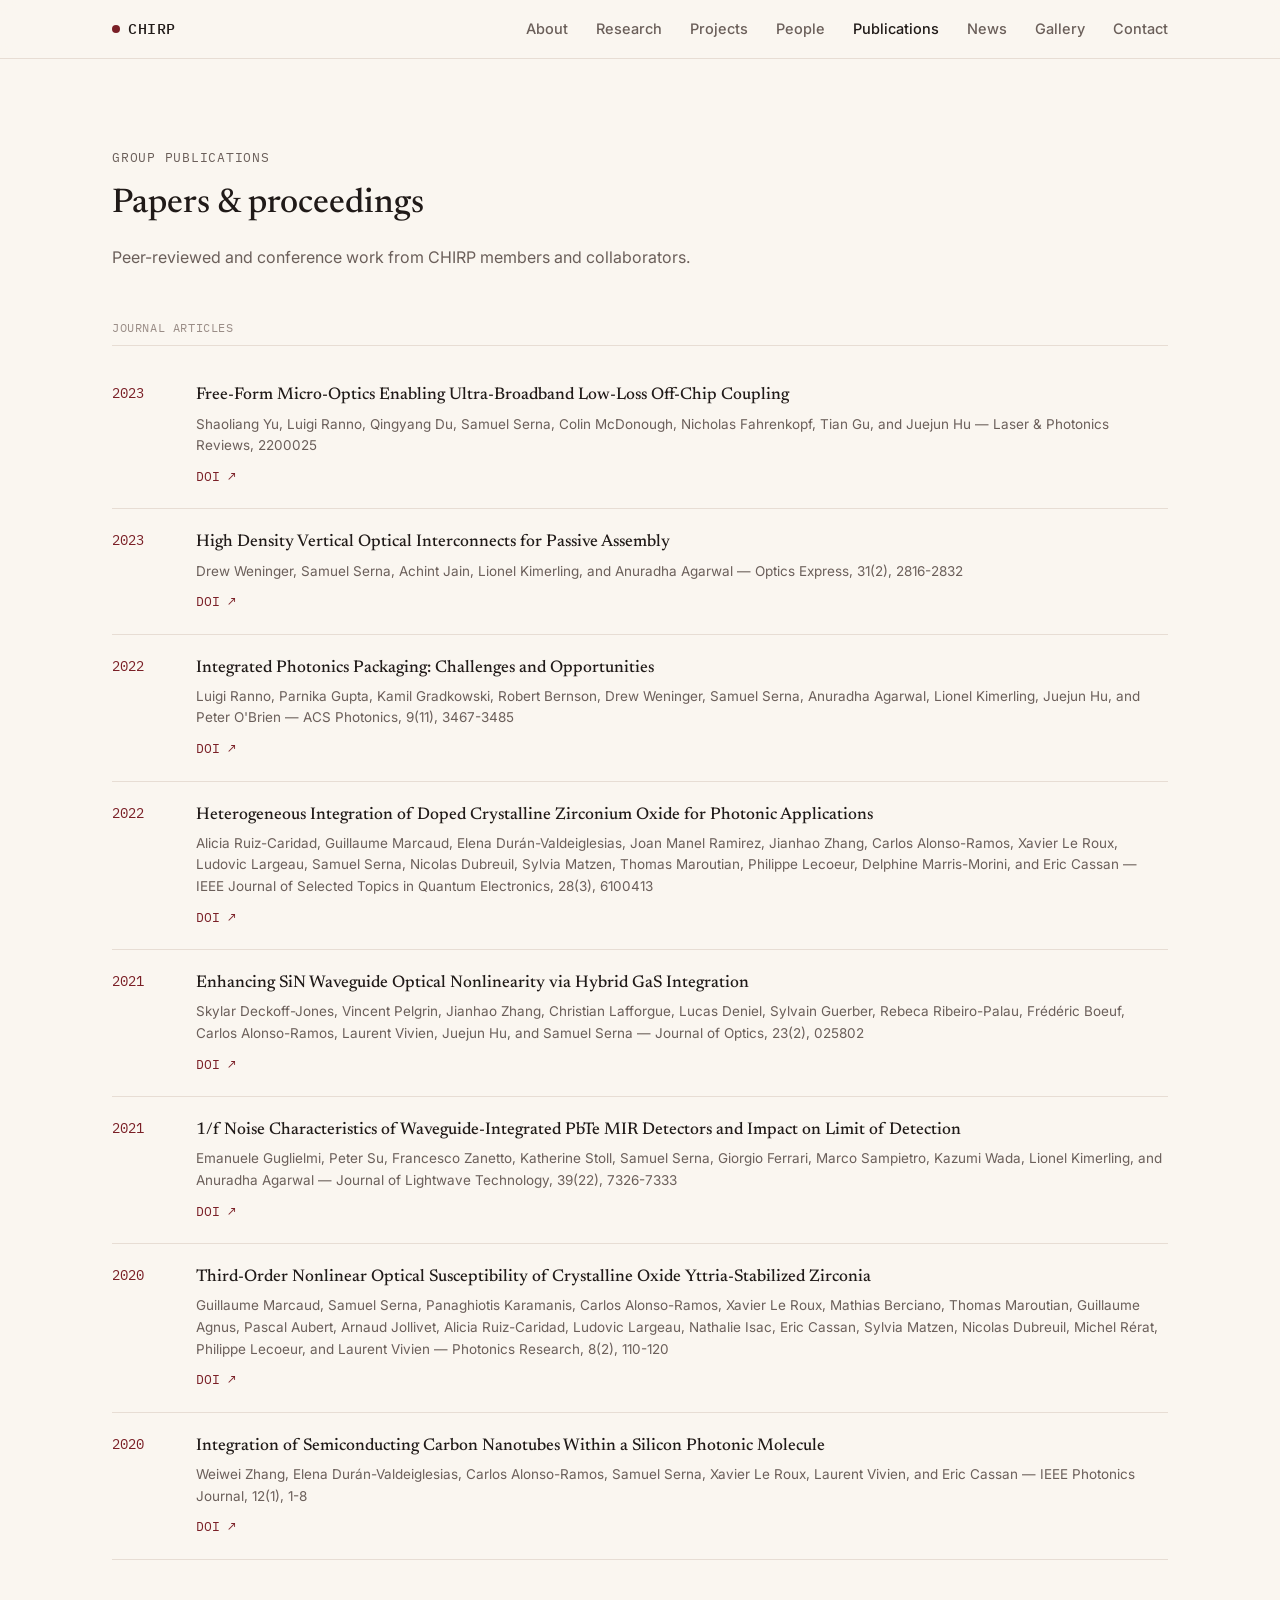
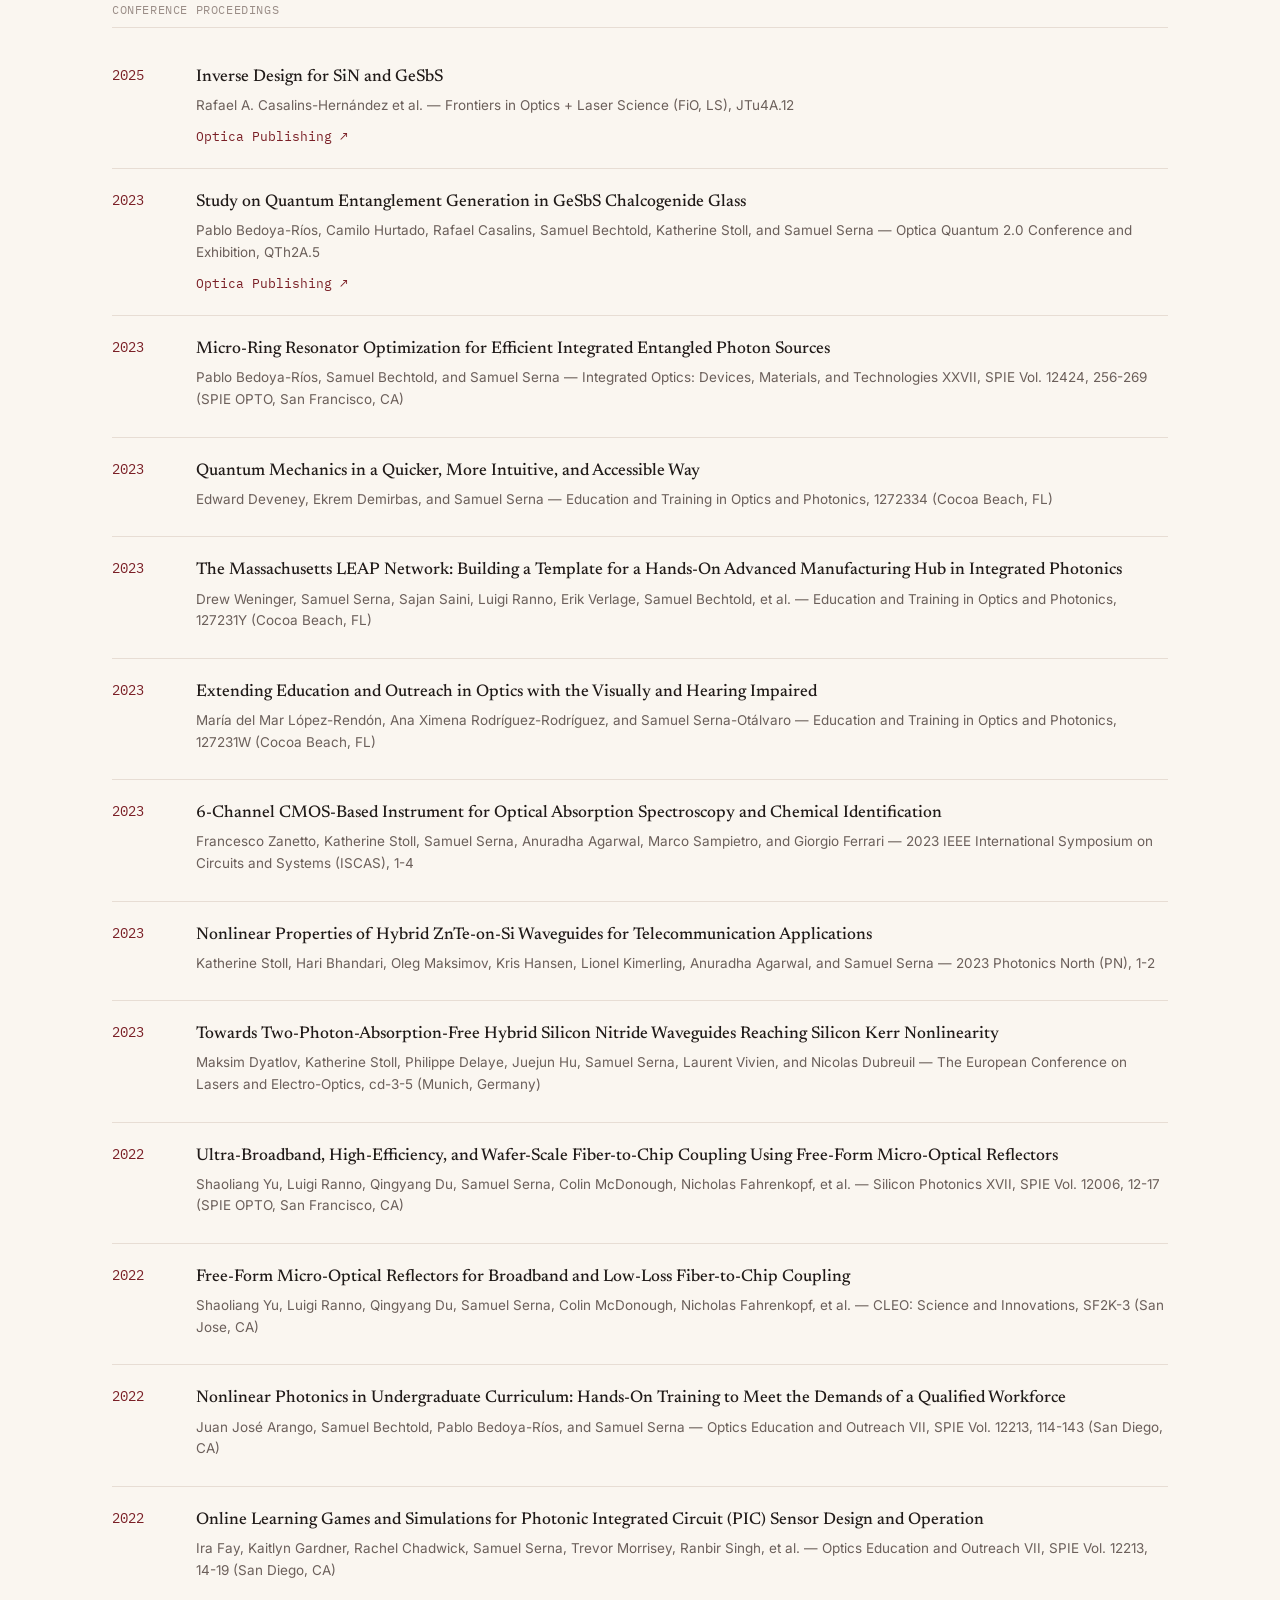
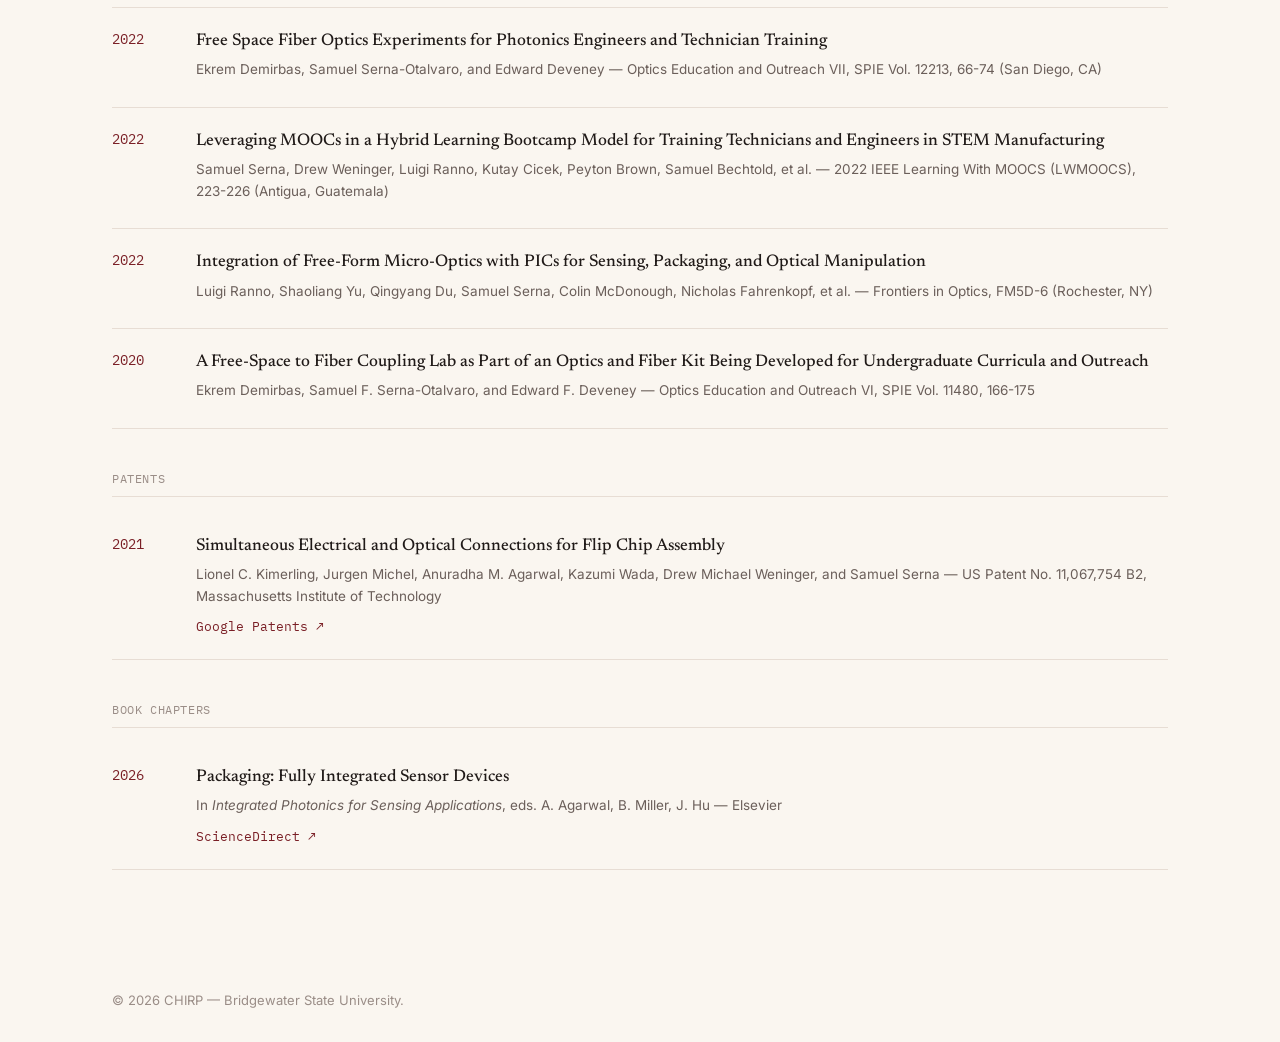
<file: publications.html>
<!DOCTYPE html>
<html lang="en">
<head>
<meta charset="UTF-8">
<meta name="viewport" content="width=device-width, initial-scale=1.0">
<title>Publications — CHIRP | Bridgewater State University Photonics Group</title>
<meta name="description" content="Peer-reviewed journal articles, conference proceedings, patents, and book chapters from the CHIRP photonics group at Bridgewater State University.">
<link rel="canonical" href="https://chirp-bsu.github.io/publications.html">

<!-- Open Graph / social -->
<meta property="og:type" content="website">
<meta property="og:site_name" content="CHIRP — Bridgewater State University">
<meta property="og:title" content="Publications — CHIRP | Bridgewater State University Photonics Group">
<meta property="og:description" content="Peer-reviewed journal articles, conference proceedings, patents, and book chapters from the CHIRP photonics group at Bridgewater State University.">
<meta property="og:url" content="https://chirp-bsu.github.io/publications.html">
<meta property="og:image" content="https://chirp-bsu.github.io/assets/PICFabricationGDSSchematic_CHIRP.png">
<meta name="twitter:card" content="summary_large_image">
<meta name="twitter:title" content="Publications — CHIRP | Bridgewater State University Photonics Group">
<meta name="twitter:description" content="Peer-reviewed journal articles, conference proceedings, patents, and book chapters from the CHIRP photonics group at Bridgewater State University.">
<meta name="twitter:image" content="https://chirp-bsu.github.io/assets/PICFabricationGDSSchematic_CHIRP.png">

<link rel="preconnect" href="https://fonts.googleapis.com">
<link rel="preconnect" href="https://fonts.gstatic.com" crossorigin>
<link href="https://fonts.googleapis.com/css2?family=Newsreader:ital,wght@0,400;0,500;0,600;1,400;1,500&family=Inter:wght@400;500;600;700&family=IBM+Plex+Mono:wght@400;500&display=swap" rel="stylesheet">
<link rel="stylesheet" href="styles.css">

<script type="application/ld+json">
{
  "@context": "https://schema.org",
  "@type": "ResearchOrganization",
  "name": "CHIRP",
  "alternateName": ["CHIRP-BSU", "CHIRP Bridgewater State University", "Samuel Serna Research Group"],
  "url": "https://chirp-bsu.github.io/",
  "logo": "https://chirp-bsu.github.io/assets/PICFabricationGDSSchematic_CHIRP.png",
  "description": "CHIRP is a photonics and photonic integrated circuits (PICs) research group at Bridgewater State University, led by Dr. Samuel Serna Otálvaro, focused on nonlinear and integrated photonics.",
  "parentOrganization": {
    "@type": "CollegeOrUniversity",
    "name": "Bridgewater State University",
    "url": "https://www.bridgew.edu/"
  },
  "founder": {
    "@type": "Person",
    "name": "Samuel Serna Otálvaro",
    "alternateName": "Samuel Serna",
    "jobTitle": "Assistant Professor of Physics, Photonics and Optical Engineering",
    "affiliation": {
      "@type": "CollegeOrUniversity",
      "name": "Bridgewater State University"
    },
    "email": "mailto:ssernaotalvaro@bridgew.edu",
    "sameAs": [
      "https://scholar.google.com/citations?user=Fi1uhxkAAAAJ&hl=fr",
      "https://www.linkedin.com/in/samuel-felipe-serna-otalvaro-3a182439/",
      "https://www.researchgate.net/profile/Samuel_Serna"
    ]
  },
  "knowsAbout": [
    "Integrated photonics",
    "Photonic integrated circuits",
    "Nonlinear optics",
    "Optical materials",
    "Ultrafast optics",
    "Nanofabrication",
    "Photonic crystals"
  ]
}
</script>
</head>
<body>

<nav class="nav">
  <div class="nav-inner">
    <a href="index.html" class="nav-mark"><span class="dot"></span> CHIRP</a>
    <ul class="nav-links" id="navLinks">
      <li><a href="index.html#about">About</a></li>
      <li><a href="research.html">Research</a></li>
      <li><a href="projects.html">Projects</a></li>
      <li><a href="people.html">People</a></li>
      <li><a href="publications.html" class="active">Publications</a></li>
      <li><a href="news.html">News</a></li>
      <li><a href="gallery.html">Gallery</a></li>
      <li><a href="index.html#contact">Contact</a></li>
    </ul>
    <button class="nav-toggle" id="navToggle" aria-label="Toggle menu" aria-expanded="false">☰</button>
  </div>
</nav>

<main>

  <section id="publications">
    <div class="wrap">
      <div class="section-head">
        <p class="eyebrow">Group publications</p>
        <h2>Papers &amp; proceedings</h2>
        <p>Peer-reviewed and conference work from CHIRP members and collaborators.</p>
      </div>

      <div class="pub-group">
        <div class="pub-group-label">Journal articles</div>

        <div class="pub">
          <div class="pub-year">2023</div>
          <div>
            <h3 class="pub-title">Free-Form Micro-Optics Enabling Ultra-Broadband Low-Loss Off-Chip Coupling</h3>
            <p class="pub-venue">Shaoliang Yu, Luigi Ranno, Qingyang Du, Samuel Serna, Colin McDonough, Nicholas Fahrenkopf, Tian Gu, and Juejun Hu — Laser &amp; Photonics Reviews, 2200025</p>
            <div class="pub-links">
              <a href="https://doi.org/10.1002/lpor.202200025" target="_blank" rel="noopener">DOI ↗</a>
            </div>
          </div>
        </div>

        <div class="pub">
          <div class="pub-year">2023</div>
          <div>
            <h3 class="pub-title">High Density Vertical Optical Interconnects for Passive Assembly</h3>
            <p class="pub-venue">Drew Weninger, Samuel Serna, Achint Jain, Lionel Kimerling, and Anuradha Agarwal — Optics Express, 31(2), 2816-2832</p>
            <div class="pub-links">
              <a href="https://doi.org/10.1364/OE.475726" target="_blank" rel="noopener">DOI ↗</a>
            </div>
          </div>
        </div>

        <div class="pub">
          <div class="pub-year">2022</div>
          <div>
            <h3 class="pub-title">Integrated Photonics Packaging: Challenges and Opportunities</h3>
            <p class="pub-venue">Luigi Ranno, Parnika Gupta, Kamil Gradkowski, Robert Bernson, Drew Weninger, Samuel Serna, Anuradha Agarwal, Lionel Kimerling, Juejun Hu, and Peter O'Brien — ACS Photonics, 9(11), 3467-3485</p>
            <div class="pub-links">
              <a href="https://doi.org/10.1021/acsphotonics.2c00891" target="_blank" rel="noopener">DOI ↗</a>
            </div>
          </div>
        </div>

        <div class="pub">
          <div class="pub-year">2022</div>
          <div>
            <h3 class="pub-title">Heterogeneous Integration of Doped Crystalline Zirconium Oxide for Photonic Applications</h3>
            <p class="pub-venue">Alicia Ruiz-Caridad, Guillaume Marcaud, Elena Durán-Valdeiglesias, Joan Manel Ramirez, Jianhao Zhang, Carlos Alonso-Ramos, Xavier Le Roux, Ludovic Largeau, Samuel Serna, Nicolas Dubreuil, Sylvia Matzen, Thomas Maroutian, Philippe Lecoeur, Delphine Marris-Morini, and Eric Cassan — IEEE Journal of Selected Topics in Quantum Electronics, 28(3), 6100413</p>
            <div class="pub-links">
              <a href="https://doi.org/10.1109/JSTQE.2021.3129533" target="_blank" rel="noopener">DOI ↗</a>
            </div>
          </div>
        </div>

        <div class="pub">
          <div class="pub-year">2021</div>
          <div>
            <h3 class="pub-title">Enhancing SiN Waveguide Optical Nonlinearity via Hybrid GaS Integration</h3>
            <p class="pub-venue">Skylar Deckoff-Jones, Vincent Pelgrin, Jianhao Zhang, Christian Lafforgue, Lucas Deniel, Sylvain Guerber, Rebeca Ribeiro-Palau, Frédéric Boeuf, Carlos Alonso-Ramos, Laurent Vivien, Juejun Hu, and Samuel Serna — Journal of Optics, 23(2), 025802</p>
            <div class="pub-links">
              <a href="https://doi.org/10.1088/2040-8986/abe7d7" target="_blank" rel="noopener">DOI ↗</a>
            </div>
          </div>
        </div>

        <div class="pub">
          <div class="pub-year">2021</div>
          <div>
            <h3 class="pub-title">1/f Noise Characteristics of Waveguide-Integrated PbTe MIR Detectors and Impact on Limit of Detection</h3>
            <p class="pub-venue">Emanuele Guglielmi, Peter Su, Francesco Zanetto, Katherine Stoll, Samuel Serna, Giorgio Ferrari, Marco Sampietro, Kazumi Wada, Lionel Kimerling, and Anuradha Agarwal — Journal of Lightwave Technology, 39(22), 7326-7333</p>
            <div class="pub-links">
              <a href="https://doi.org/10.1109/JLT.2021.3111757" target="_blank" rel="noopener">DOI ↗</a>
            </div>
          </div>
        </div>

        <div class="pub">
          <div class="pub-year">2020</div>
          <div>
            <h3 class="pub-title">Third-Order Nonlinear Optical Susceptibility of Crystalline Oxide Yttria-Stabilized Zirconia</h3>
            <p class="pub-venue">Guillaume Marcaud, Samuel Serna, Panaghiotis Karamanis, Carlos Alonso-Ramos, Xavier Le Roux, Mathias Berciano, Thomas Maroutian, Guillaume Agnus, Pascal Aubert, Arnaud Jollivet, Alicia Ruiz-Caridad, Ludovic Largeau, Nathalie Isac, Eric Cassan, Sylvia Matzen, Nicolas Dubreuil, Michel Rérat, Philippe Lecoeur, and Laurent Vivien — Photonics Research, 8(2), 110-120</p>
            <div class="pub-links">
              <a href="https://doi.org/10.1364/PRJ.8.000110" target="_blank" rel="noopener">DOI ↗</a>
            </div>
          </div>
        </div>

        <div class="pub">
          <div class="pub-year">2020</div>
          <div>
            <h3 class="pub-title">Integration of Semiconducting Carbon Nanotubes Within a Silicon Photonic Molecule</h3>
            <p class="pub-venue">Weiwei Zhang, Elena Durán-Valdeiglesias, Carlos Alonso-Ramos, Samuel Serna, Xavier Le Roux, Laurent Vivien, and Eric Cassan — IEEE Photonics Journal, 12(1), 1-8</p>
            <div class="pub-links">
              <a href="https://doi.org/10.1109/JPHOT.2020.2964647" target="_blank" rel="noopener">DOI ↗</a>
            </div>
          </div>
        </div>
      </div>

      <div class="pub-group" style="margin-top:40px;">
        <div class="pub-group-label">Conference proceedings</div>

        <div class="pub">
          <div class="pub-year">2025</div>
          <div>
            <h3 class="pub-title">Inverse Design for SiN and GeSbS</h3>
            <p class="pub-venue">Rafael A. Casalins-Hernández et al. — Frontiers in Optics + Laser Science (FiO, LS), JTu4A.12</p>
            <div class="pub-links">
              <a href="https://opg.optica.org/abstract.cfm?URI=LS-2025-JTu4A.12" target="_blank" rel="noopener">Optica Publishing ↗</a>
            </div>
          </div>
        </div>

        <div class="pub">
          <div class="pub-year">2023</div>
          <div>
            <h3 class="pub-title">Study on Quantum Entanglement Generation in GeSbS Chalcogenide Glass</h3>
            <p class="pub-venue">Pablo Bedoya-Ríos, Camilo Hurtado, Rafael Casalins, Samuel Bechtold, Katherine Stoll, and Samuel Serna — Optica Quantum 2.0 Conference and Exhibition, QTh2A.5</p>
            <div class="pub-links">
              <a href="https://opg.optica.org/abstract.cfm?uri=quantum-2023-QTh2A.5" target="_blank" rel="noopener">Optica Publishing ↗</a>
            </div>
          </div>
        </div>

        <div class="pub">
          <div class="pub-year">2023</div>
          <div>
            <h3 class="pub-title">Micro-Ring Resonator Optimization for Efficient Integrated Entangled Photon Sources</h3>
            <p class="pub-venue">Pablo Bedoya-Ríos, Samuel Bechtold, and Samuel Serna — Integrated Optics: Devices, Materials, and Technologies XXVII, SPIE Vol. 12424, 256-269 (SPIE OPTO, San Francisco, CA)</p>
          </div>
        </div>

        <div class="pub">
          <div class="pub-year">2023</div>
          <div>
            <h3 class="pub-title">Quantum Mechanics in a Quicker, More Intuitive, and Accessible Way</h3>
            <p class="pub-venue">Edward Deveney, Ekrem Demirbas, and Samuel Serna — Education and Training in Optics and Photonics, 1272334 (Cocoa Beach, FL)</p>
          </div>
        </div>

        <div class="pub">
          <div class="pub-year">2023</div>
          <div>
            <h3 class="pub-title">The Massachusetts LEAP Network: Building a Template for a Hands-On Advanced Manufacturing Hub in Integrated Photonics</h3>
            <p class="pub-venue">Drew Weninger, Samuel Serna, Sajan Saini, Luigi Ranno, Erik Verlage, Samuel Bechtold, et al. — Education and Training in Optics and Photonics, 127231Y (Cocoa Beach, FL)</p>
          </div>
        </div>

        <div class="pub">
          <div class="pub-year">2023</div>
          <div>
            <h3 class="pub-title">Extending Education and Outreach in Optics with the Visually and Hearing Impaired</h3>
            <p class="pub-venue">María del Mar López-Rendón, Ana Ximena Rodríguez-Rodríguez, and Samuel Serna-Otálvaro — Education and Training in Optics and Photonics, 127231W (Cocoa Beach, FL)</p>
          </div>
        </div>

        <div class="pub">
          <div class="pub-year">2023</div>
          <div>
            <h3 class="pub-title">6-Channel CMOS-Based Instrument for Optical Absorption Spectroscopy and Chemical Identification</h3>
            <p class="pub-venue">Francesco Zanetto, Katherine Stoll, Samuel Serna, Anuradha Agarwal, Marco Sampietro, and Giorgio Ferrari — 2023 IEEE International Symposium on Circuits and Systems (ISCAS), 1-4</p>
          </div>
        </div>

        <div class="pub">
          <div class="pub-year">2023</div>
          <div>
            <h3 class="pub-title">Nonlinear Properties of Hybrid ZnTe-on-Si Waveguides for Telecommunication Applications</h3>
            <p class="pub-venue">Katherine Stoll, Hari Bhandari, Oleg Maksimov, Kris Hansen, Lionel Kimerling, Anuradha Agarwal, and Samuel Serna — 2023 Photonics North (PN), 1-2</p>
          </div>
        </div>

        <div class="pub">
          <div class="pub-year">2023</div>
          <div>
            <h3 class="pub-title">Towards Two-Photon-Absorption-Free Hybrid Silicon Nitride Waveguides Reaching Silicon Kerr Nonlinearity</h3>
            <p class="pub-venue">Maksim Dyatlov, Katherine Stoll, Philippe Delaye, Juejun Hu, Samuel Serna, Laurent Vivien, and Nicolas Dubreuil — The European Conference on Lasers and Electro-Optics, cd-3-5 (Munich, Germany)</p>
          </div>
        </div>

        <div class="pub">
          <div class="pub-year">2022</div>
          <div>
            <h3 class="pub-title">Ultra-Broadband, High-Efficiency, and Wafer-Scale Fiber-to-Chip Coupling Using Free-Form Micro-Optical Reflectors</h3>
            <p class="pub-venue">Shaoliang Yu, Luigi Ranno, Qingyang Du, Samuel Serna, Colin McDonough, Nicholas Fahrenkopf, et al. — Silicon Photonics XVII, SPIE Vol. 12006, 12-17 (SPIE OPTO, San Francisco, CA)</p>
          </div>
        </div>

        <div class="pub">
          <div class="pub-year">2022</div>
          <div>
            <h3 class="pub-title">Free-Form Micro-Optical Reflectors for Broadband and Low-Loss Fiber-to-Chip Coupling</h3>
            <p class="pub-venue">Shaoliang Yu, Luigi Ranno, Qingyang Du, Samuel Serna, Colin McDonough, Nicholas Fahrenkopf, et al. — CLEO: Science and Innovations, SF2K-3 (San Jose, CA)</p>
          </div>
        </div>

        <div class="pub">
          <div class="pub-year">2022</div>
          <div>
            <h3 class="pub-title">Nonlinear Photonics in Undergraduate Curriculum: Hands-On Training to Meet the Demands of a Qualified Workforce</h3>
            <p class="pub-venue">Juan José Arango, Samuel Bechtold, Pablo Bedoya-Ríos, and Samuel Serna — Optics Education and Outreach VII, SPIE Vol. 12213, 114-143 (San Diego, CA)</p>
          </div>
        </div>

        <div class="pub">
          <div class="pub-year">2022</div>
          <div>
            <h3 class="pub-title">Online Learning Games and Simulations for Photonic Integrated Circuit (PIC) Sensor Design and Operation</h3>
            <p class="pub-venue">Ira Fay, Kaitlyn Gardner, Rachel Chadwick, Samuel Serna, Trevor Morrisey, Ranbir Singh, et al. — Optics Education and Outreach VII, SPIE Vol. 12213, 14-19 (San Diego, CA)</p>
          </div>
        </div>

        <div class="pub">
          <div class="pub-year">2022</div>
          <div>
            <h3 class="pub-title">Free Space Fiber Optics Experiments for Photonics Engineers and Technician Training</h3>
            <p class="pub-venue">Ekrem Demirbas, Samuel Serna-Otalvaro, and Edward Deveney — Optics Education and Outreach VII, SPIE Vol. 12213, 66-74 (San Diego, CA)</p>
          </div>
        </div>

        <div class="pub">
          <div class="pub-year">2022</div>
          <div>
            <h3 class="pub-title">Leveraging MOOCs in a Hybrid Learning Bootcamp Model for Training Technicians and Engineers in STEM Manufacturing</h3>
            <p class="pub-venue">Samuel Serna, Drew Weninger, Luigi Ranno, Kutay Cicek, Peyton Brown, Samuel Bechtold, et al. — 2022 IEEE Learning With MOOCS (LWMOOCS), 223-226 (Antigua, Guatemala)</p>
          </div>
        </div>

        <div class="pub">
          <div class="pub-year">2022</div>
          <div>
            <h3 class="pub-title">Integration of Free-Form Micro-Optics with PICs for Sensing, Packaging, and Optical Manipulation</h3>
            <p class="pub-venue">Luigi Ranno, Shaoliang Yu, Qingyang Du, Samuel Serna, Colin McDonough, Nicholas Fahrenkopf, et al. — Frontiers in Optics, FM5D-6 (Rochester, NY)</p>
          </div>
        </div>

        <div class="pub">
          <div class="pub-year">2020</div>
          <div>
            <h3 class="pub-title">A Free-Space to Fiber Coupling Lab as Part of an Optics and Fiber Kit Being Developed for Undergraduate Curricula and Outreach</h3>
            <p class="pub-venue">Ekrem Demirbas, Samuel F. Serna-Otalvaro, and Edward F. Deveney — Optics Education and Outreach VI, SPIE Vol. 11480, 166-175</p>
          </div>
        </div>
      </div>

      <div class="pub-group" style="margin-top:40px;">
        <div class="pub-group-label">Patents</div>

        <div class="pub">
          <div class="pub-year">2021</div>
          <div>
            <h3 class="pub-title">Simultaneous Electrical and Optical Connections for Flip Chip Assembly</h3>
            <p class="pub-venue">Lionel C. Kimerling, Jurgen Michel, Anuradha M. Agarwal, Kazumi Wada, Drew Michael Weninger, and Samuel Serna — US Patent No. 11,067,754 B2, Massachusetts Institute of Technology</p>
            <div class="pub-links">
              <a href="https://patents.google.com/patent/US11067754B2" target="_blank" rel="noopener">Google Patents ↗</a>
            </div>
          </div>
        </div>
      </div>

      <div class="pub-group" style="margin-top:40px;">
        <div class="pub-group-label">Book chapters</div>

        <!-- TODO: confirm chapter title/author list before publishing — see note below -->
        <div class="pub">
          <div class="pub-year">2026</div>
          <div>
            <h3 class="pub-title">Packaging: Fully Integrated Sensor Devices</h3>
            <p class="pub-venue">In <em>Integrated Photonics for Sensing Applications</em>, eds. A. Agarwal, B. Miller, J. Hu — Elsevier</p>
            <div class="pub-links">
              <a href="https://www.sciencedirect.com/science/chapter/edited-volume/abs/pii/B9780443265785000078" target="_blank" rel="noopener">ScienceDirect ↗</a>
            </div>
          </div>
        </div>
      </div>
    </div>
  </section>

</main>

<footer>
  <div class="wrap">
    <p>&copy; 2026 CHIRP — Bridgewater State University.</p>
  </div>
</footer>

<script src="script.js"></script>
</body>
</html>
</file>
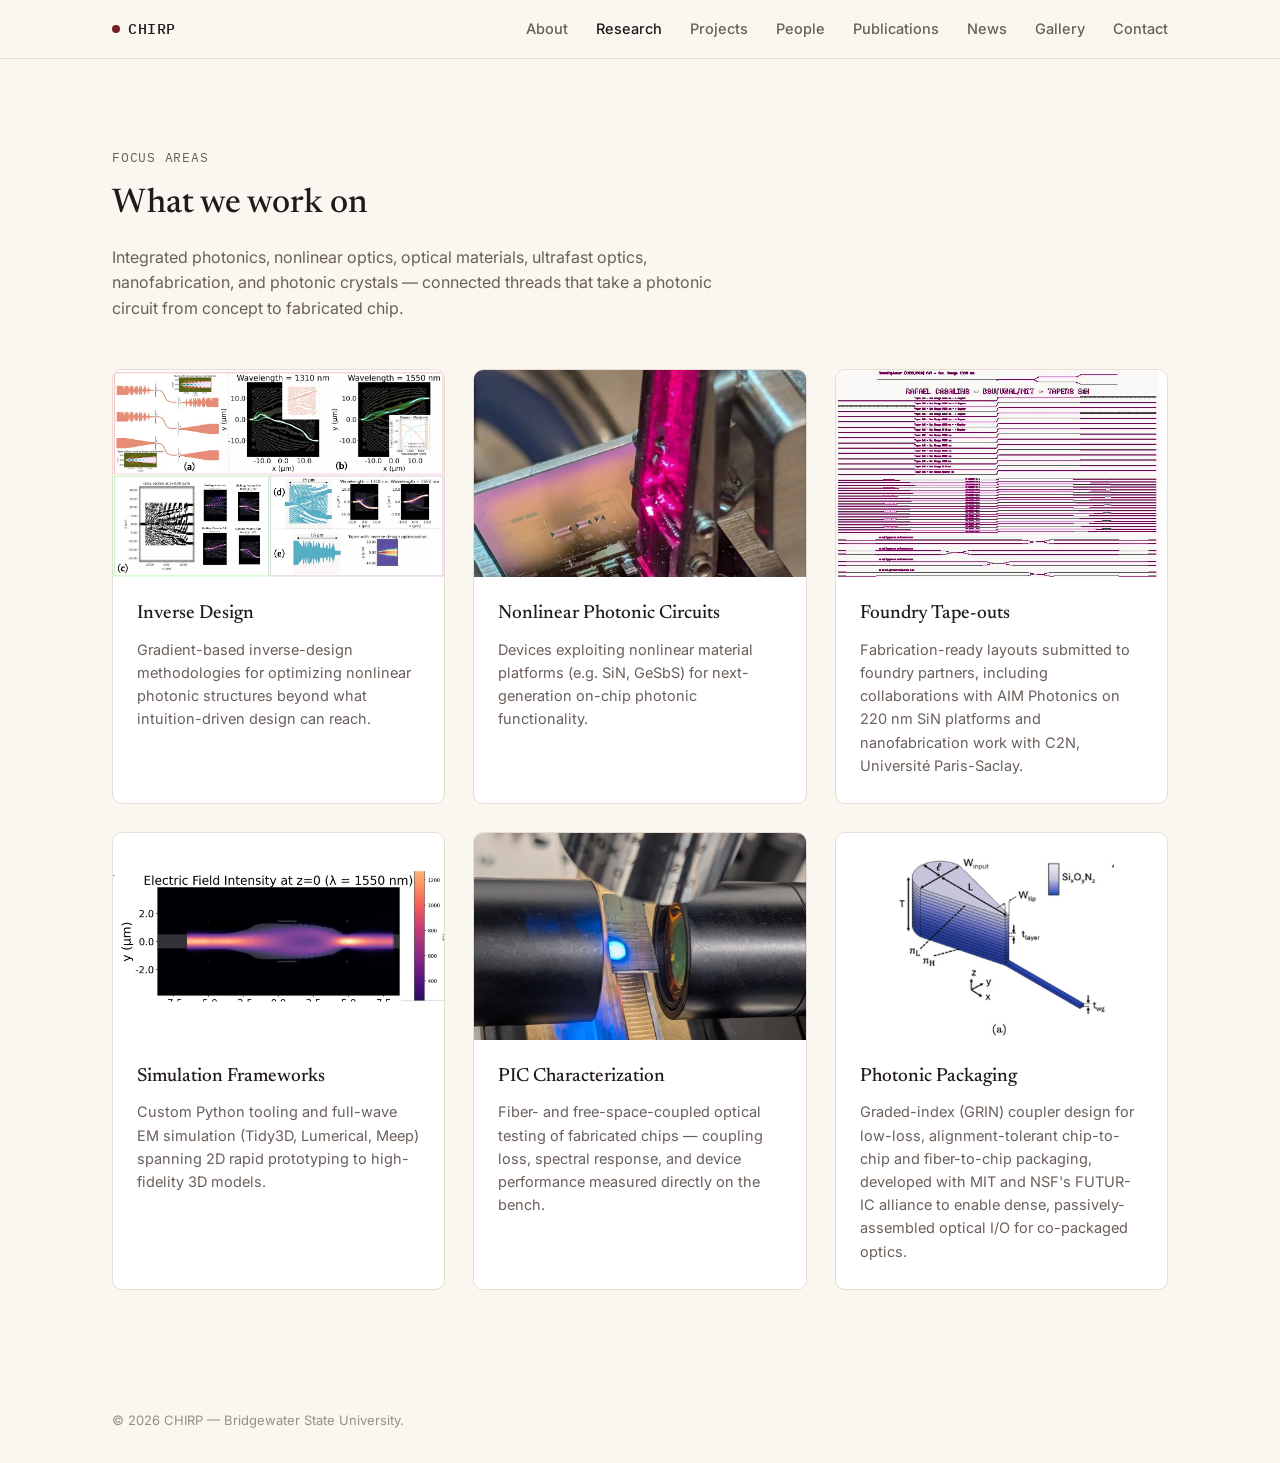
<file: research.html>
<!DOCTYPE html>
<html lang="en">
<head>
<meta charset="UTF-8">
<meta name="viewport" content="width=device-width, initial-scale=1.0">
<title>Research — CHIRP | Bridgewater State University Photonics Group</title>
<meta name="description" content="Inverse design, nonlinear photonic circuits, foundry tape-outs, PIC characterization, and photonic packaging research from the CHIRP group at Bridgewater State University.">
<link rel="canonical" href="https://chirp-bsu.github.io/research.html">

<!-- Open Graph / social -->
<meta property="og:type" content="website">
<meta property="og:site_name" content="CHIRP — Bridgewater State University">
<meta property="og:title" content="Research — CHIRP | Bridgewater State University Photonics Group">
<meta property="og:description" content="Inverse design, nonlinear photonic circuits, foundry tape-outs, PIC characterization, and photonic packaging research from the CHIRP group at Bridgewater State University.">
<meta property="og:url" content="https://chirp-bsu.github.io/research.html">
<meta property="og:image" content="https://chirp-bsu.github.io/assets/PICFabricationGDSSchematic_CHIRP.png">
<meta name="twitter:card" content="summary_large_image">
<meta name="twitter:title" content="Research — CHIRP | Bridgewater State University Photonics Group">
<meta name="twitter:description" content="Inverse design, nonlinear photonic circuits, foundry tape-outs, PIC characterization, and photonic packaging research from the CHIRP group at Bridgewater State University.">
<meta name="twitter:image" content="https://chirp-bsu.github.io/assets/PICFabricationGDSSchematic_CHIRP.png">

<link rel="preconnect" href="https://fonts.googleapis.com">
<link rel="preconnect" href="https://fonts.gstatic.com" crossorigin>
<link href="https://fonts.googleapis.com/css2?family=Newsreader:ital,wght@0,400;0,500;0,600;1,400;1,500&family=Inter:wght@400;500;600;700&family=IBM+Plex+Mono:wght@400;500&display=swap" rel="stylesheet">
<link rel="stylesheet" href="styles.css">

<script type="application/ld+json">
{
  "@context": "https://schema.org",
  "@type": "ResearchOrganization",
  "name": "CHIRP",
  "alternateName": ["CHIRP-BSU", "CHIRP Bridgewater State University", "Samuel Serna Research Group"],
  "url": "https://chirp-bsu.github.io/",
  "logo": "https://chirp-bsu.github.io/assets/PICFabricationGDSSchematic_CHIRP.png",
  "description": "CHIRP is a photonics and photonic integrated circuits (PICs) research group at Bridgewater State University, led by Dr. Samuel Serna Otálvaro, focused on nonlinear and integrated photonics.",
  "parentOrganization": {
    "@type": "CollegeOrUniversity",
    "name": "Bridgewater State University",
    "url": "https://www.bridgew.edu/"
  },
  "founder": {
    "@type": "Person",
    "name": "Samuel Serna Otálvaro",
    "alternateName": "Samuel Serna",
    "jobTitle": "Assistant Professor of Physics, Photonics and Optical Engineering",
    "affiliation": {
      "@type": "CollegeOrUniversity",
      "name": "Bridgewater State University"
    },
    "email": "mailto:ssernaotalvaro@bridgew.edu",
    "sameAs": [
      "https://scholar.google.com/citations?user=Fi1uhxkAAAAJ&hl=fr",
      "https://www.linkedin.com/in/samuel-felipe-serna-otalvaro-3a182439/",
      "https://www.researchgate.net/profile/Samuel_Serna"
    ]
  },
  "knowsAbout": [
    "Integrated photonics",
    "Photonic integrated circuits",
    "Nonlinear optics",
    "Optical materials",
    "Ultrafast optics",
    "Nanofabrication",
    "Photonic crystals"
  ]
}
</script>
</head>
<body>

<nav class="nav">
  <div class="nav-inner">
    <a href="index.html" class="nav-mark"><span class="dot"></span> CHIRP</a>
    <ul class="nav-links" id="navLinks">
      <li><a href="index.html#about">About</a></li>
      <li><a href="research.html" class="active">Research</a></li>
      <li><a href="projects.html">Projects</a></li>
      <li><a href="people.html">People</a></li>
      <li><a href="publications.html">Publications</a></li>
      <li><a href="news.html">News</a></li>
      <li><a href="gallery.html">Gallery</a></li>
      <li><a href="index.html#contact">Contact</a></li>
    </ul>
    <button class="nav-toggle" id="navToggle" aria-label="Toggle menu" aria-expanded="false">☰</button>
  </div>
</nav>

<main>

  <section id="research">
    <div class="wrap">
      <div class="section-head">
        <p class="eyebrow">Focus areas</p>
        <h2>What we work on</h2>
        <p>Integrated photonics, nonlinear optics, optical materials, ultrafast optics,
          nanofabrication, and photonic crystals — connected threads that take a photonic
          circuit from concept to fabricated chip.</p>
      </div>

      <div class="card-grid">
        <div class="card">
          <div class="card-image">
            <img src="assets/ResearchInverseDesignResults.jpg" alt="Inverse-designed taper simulation results comparing tapers with and without inverse-design optimization at 1310 nm and 1550 nm" loading="lazy">
          </div>
          <div class="card-body">
            <h3>Inverse Design</h3>
            <p>Gradient-based inverse-design methodologies for optimizing nonlinear photonic
              structures beyond what intuition-driven design can reach.</p>
          </div>
        </div>

        <div class="card">
          <div class="card-image">
            <img src="assets/NonlinearPhotonicCircuitsPhoto.jpg" alt="Fiber array coupling laser light into a nonlinear photonic chip on the test bench" loading="lazy">
          </div>
          <div class="card-body">
            <h3>Nonlinear Photonic Circuits</h3>
            <p>Devices exploiting nonlinear material platforms (e.g. SiN, GeSbS) for next-generation
              on-chip photonic functionality.</p>
          </div>
        </div>

        <div class="card">
          <div class="card-image">
            <img src="assets/PICFabricationGDSSchematic_CHIRP.png" alt="Fabrication-ready GDS schematic for a CHIRP nonlinear photonic circuit tape-out" loading="lazy">
          </div>
          <div class="card-body">
            <h3>Foundry Tape-outs</h3>
            <p>Fabrication-ready layouts submitted to foundry partners, including collaborations
              with AIM Photonics on 220&nbsp;nm SiN platforms and nanofabrication work with C2N,
              Université Paris-Saclay.</p>
          </div>
        </div>

        <div class="card">
          <div class="card-image">
            <img src="assets/SimulationFrameworksEField.jpg" alt="Simulated electric field intensity profile of a photonic waveguide device at 1550 nm" loading="lazy">
          </div>
          <div class="card-body">
            <h3>Simulation Frameworks</h3>
            <p>Custom Python tooling and full-wave EM simulation (Tidy3D, Lumerical, Meep) spanning
              2D rapid prototyping to high-fidelity 3D models.</p>
          </div>
        </div>

        <div class="card">
          <div class="card-image">
            <img src="assets/PICCharacterizationSetup.jpg" alt="Fiber-coupled characterization of a photonic integrated circuit under a microscope objective, showing visible light coupling into the chip" loading="lazy">
          </div>
          <div class="card-body">
            <h3>PIC Characterization</h3>
            <p>Fiber- and free-space-coupled optical testing of fabricated chips — coupling loss,
              spectral response, and device performance measured directly on the bench.</p>
          </div>
        </div>

        <div class="card">
          <div class="card-image">
            <img src="assets/ResearchPhotonicPackagingGRIN.jpg" alt="Schematic of a graded-index (GRIN) coupler for chip-to-chip and fiber-to-chip photonic packaging" loading="lazy">
          </div>
          <div class="card-body">
            <h3>Photonic Packaging</h3>
            <p>Graded-index (GRIN) coupler design for low-loss, alignment-tolerant chip-to-chip and
              fiber-to-chip packaging, developed with MIT and NSF's FUTUR-IC alliance to enable
              dense, passively-assembled optical I/O for co-packaged optics.</p>
          </div>
        </div>
      </div>
    </div>
  </section>

</main>

<footer>
  <div class="wrap">
    <p>&copy; 2026 CHIRP — Bridgewater State University.</p>
  </div>
</footer>

<script src="script.js"></script>
</body>
</html>
</file>
<file: styles.css>
/* ===========================================================
   CHIRP — Bridgewater State University Photonics Research Group
   Token system:
     Color   — cream bg, warm ink text, BSU maroon accent (sampled ~#7a1f26)
     Type    — Newsreader (display/serif), Inter (body/UI), IBM Plex Mono (data/eyebrows)
     Layout  — centered "wrap" column, generous section rhythm, card grids
     Signature — hero waveguide-trace SVG with animated light pulses
   =========================================================== */

:root {
  --maroon-900: #4a1017;
  --maroon-700: #7a1f26;
  --maroon-600: #8f2530;
  --maroon-500: #a52e3a;
  --maroon-100: #f3e3e4;
  --maroon-050: #f9eeee;

  --cream: #faf6f0;
  --cream-raised: #ffffff;
  --ink: #201a18;
  --text-primary: #201a18;
  --text-secondary: #6b5f5a;
  --text-tertiary: #9a8d87;
  --hairline: #e7ddd4;

  --font-display: 'Newsreader', Georgia, serif;
  --font-body: 'Inter', -apple-system, sans-serif;
  --font-mono: 'IBM Plex Mono', ui-monospace, monospace;

  --radius: 10px;
}

* { box-sizing: border-box; }
html { scroll-behavior: smooth; }
body {
  margin: 0;
  background: var(--cream);
  color: var(--text-primary);
  font-family: var(--font-body);
  font-size: 16px;
  line-height: 1.6;
  -webkit-font-smoothing: antialiased;
}

.wrap { max-width: 1120px; margin: 0 auto; padding: 0 32px; }

h1, h2, h3 { font-family: var(--font-display); font-weight: 500; margin: 0 0 0.4em; color: var(--ink); }
p { margin: 0 0 1em; }
a { color: var(--maroon-700); text-decoration: none; }
a:hover { text-decoration: underline; }

.eyebrow {
  font-family: var(--font-mono);
  font-size: 12.5px;
  letter-spacing: 0.06em;
  text-transform: uppercase;
  color: var(--maroon-700);
  margin: 0 0 10px;
}

/* ---------- Nav ---------- */
.nav {
  position: sticky; top: 0; z-index: 50;
  background: rgba(250, 246, 240, 0.88);
  backdrop-filter: blur(8px);
  border-bottom: 1px solid var(--hairline);
}
.nav-inner {
  max-width: 1120px; margin: 0 auto; padding: 16px 32px;
  display: flex; align-items: center; justify-content: space-between;
}
.nav-mark {
  font-family: var(--font-mono); font-weight: 500; font-size: 15px;
  letter-spacing: 0.04em; color: var(--ink); display: flex; align-items: center; gap: 8px;
}
.nav-mark .dot {
  width: 8px; height: 8px; border-radius: 50%; background: var(--maroon-700); display: inline-block;
}
.nav-links {
  list-style: none; display: flex; gap: 28px; margin: 0; padding: 0;
}
.nav-links a { color: var(--text-secondary); font-size: 14.5px; font-weight: 500; }
.nav-links a:hover { color: var(--ink); text-decoration: none; }
.nav-links a.active { color: var(--ink); }
.nav-toggle {
  display: none; background: none; border: 1px solid var(--hairline); border-radius: 6px;
  font-size: 18px; padding: 6px 10px; cursor: pointer;
}

/* ---------- Hero ---------- */
.hero {
  position: relative; overflow: hidden;
  padding-top: 96px; padding-bottom: 96px;
  border-bottom: 1px solid var(--hairline);
}
.hero-trace {
  position: absolute; inset: 0; width: 100%; height: 100%;
  opacity: 0.32; pointer-events: none;
}
.trace {
  fill: none; stroke: var(--maroon-700); stroke-width: 1.4; opacity: 0.16;
}
.pulse { fill: var(--maroon-600); filter: drop-shadow(0 0 4px var(--maroon-500)); }
.hero-inner { position: relative; z-index: 1; }
.eyebrow { }
.hero h1 { font-size: clamp(48px, 8vw, 84px); line-height: 1; letter-spacing: -0.01em; }
.hero .role { font-family: var(--font-mono); font-size: 15px; color: var(--text-secondary); margin-top: 8px; }
.spectrum-rule {
  border: none; height: 2px; width: 64px; margin: 24px 0;
  background: linear-gradient(90deg, var(--maroon-700), var(--maroon-100));
}
.hero-lede { max-width: 56ch; font-size: 17.5px; color: var(--text-secondary); }
.hero-actions { display: flex; gap: 14px; margin: 28px 0 36px; flex-wrap: wrap; }
.btn {
  display: inline-block; padding: 12px 22px; border-radius: 999px;
  font-size: 14.5px; font-weight: 600; text-decoration: none;
}
.btn-primary { background: var(--maroon-700); color: #fff; }
.btn-primary:hover { background: var(--maroon-600); text-decoration: none; }
.btn-ghost { border: 1px solid var(--hairline); color: var(--ink); }
.btn-ghost:hover { border-color: var(--maroon-700); text-decoration: none; }
.hero-meta {
  display: flex; flex-wrap: wrap; gap: 24px;
  font-size: 13.5px; color: var(--text-secondary); padding-top: 20px;
  border-top: 1px solid var(--hairline);
}
.hero-meta strong { color: var(--ink); font-weight: 600; display: block; font-size: 11.5px;
  text-transform: uppercase; letter-spacing: 0.05em; font-family: var(--font-mono); margin-bottom: 2px; }

/* ---------- Sections ---------- */
section { padding: 88px 0; }
section + section { border-top: 1px solid var(--hairline); }
.section-head { max-width: 60ch; margin-bottom: 48px; }
.section-head h2 { font-size: 34px; }
.section-head p { color: var(--text-secondary); }

/* ---------- About ---------- */
.about-grid { display: grid; grid-template-columns: 1.3fr 1fr; gap: 56px; align-items: start; }
.monogram, .placeholder-box {
  border-radius: var(--radius); overflow: hidden; margin-bottom: 20px;
}
.placeholder-box {
  background: var(--maroon-050); border: 1px dashed var(--maroon-100);
  display: flex; align-items: center; justify-content: center;
  aspect-ratio: 4 / 3; color: var(--maroon-700); font-family: var(--font-mono); font-size: 13px;
}
.fact-list { list-style: none; margin: 0; padding: 0; border-top: 1px solid var(--hairline); }
.fact-list li {
  display: flex; justify-content: space-between; gap: 12px;
  padding: 12px 0; border-bottom: 1px solid var(--hairline); font-size: 14.5px;
}
.fact-list li span:first-child { color: var(--text-tertiary); font-family: var(--font-mono); font-size: 12.5px; }

/* ---------- Card grid (Research / Projects) ---------- */
.card-grid { display: grid; grid-template-columns: repeat(auto-fit, minmax(320px, 1fr)); gap: 28px; }
.card {
  background: var(--cream-raised); border: 1px solid var(--hairline); border-radius: var(--radius);
  overflow: hidden; padding: 0;
}
.card-image { aspect-ratio: 16 / 10; overflow: hidden; background: var(--maroon-050); }
.card-image img { width: 100%; height: 100%; object-fit: cover; display: block; }
.card-body { padding: 22px 24px 26px; }
.card-body h3 { font-size: 19px; margin-bottom: 8px; }
.card-body p { color: var(--text-secondary); font-size: 14.5px; margin: 0; }

.projects-grid { grid-template-columns: repeat(auto-fit, minmax(300px, 1fr)); }
.project-card { padding: 22px 24px 24px; }
.card-top { display: flex; justify-content: space-between; align-items: baseline; gap: 10px; margin-bottom: 6px; }
.card-top h3 { font-size: 18px; margin: 0; }
.card-period { font-family: var(--font-mono); font-size: 11.5px; color: var(--text-tertiary); white-space: nowrap; }
.card-tag { font-family: var(--font-mono); font-size: 12px; color: var(--maroon-700); margin-bottom: 10px; }
.project-card p:last-child { color: var(--text-secondary); font-size: 14px; margin: 0; }

/* ---------- People ---------- */
.people-grid { display: grid; grid-template-columns: repeat(auto-fit, minmax(220px, 1fr)); gap: 24px; }
.person-card { text-align: left; }
.person-photo { aspect-ratio: 1; margin-bottom: 14px; border-radius: var(--radius); overflow: hidden; background: var(--maroon-050); }
.person-photo img { width: 100%; height: 100%; object-fit: cover; display: block; }
.alumni-grid { grid-template-columns: repeat(auto-fit, minmax(200px, 240px)); max-width: 920px; }
.person-card h3 { font-size: 17px; margin-bottom: 2px; }
.person-role { font-family: var(--font-mono); font-size: 12px; color: var(--maroon-700); margin-bottom: 6px; }
.person-focus { font-size: 13.5px; color: var(--text-secondary); margin: 0; }
.person-links { display: flex; gap: 14px; margin-top: 10px; }
.person-links a { font-family: var(--font-mono); font-size: 12px; }
.placeholder-card { opacity: 0.72; }
.alumni-note {
  margin-top: 40px; padding-top: 28px; border-top: 1px solid var(--hairline);
  color: var(--text-secondary); font-size: 14.5px;
}

/* ---------- Publications ---------- */
.pub-group-label {
  font-family: var(--font-mono); font-size: 12px; text-transform: uppercase; letter-spacing: 0.05em;
  color: var(--text-tertiary); margin-bottom: 16px; padding-bottom: 8px; border-bottom: 1px solid var(--hairline);
}
.pub { display: grid; grid-template-columns: 64px 1fr; gap: 20px; padding: 20px 0; border-bottom: 1px solid var(--hairline); }
.pub-year { font-family: var(--font-mono); color: var(--maroon-700); font-size: 14px; }
.pub-title { font-size: 17px; margin-bottom: 4px; }
.pub-venue { color: var(--text-secondary); font-size: 13.5px; margin-bottom: 6px; }
.pub-links a { font-size: 13px; font-family: var(--font-mono); }
.placeholder-pub { opacity: 0.65; }

/* ---------- News ---------- */
.news-list { list-style: none; margin: 0; padding: 0; }
.news-item {
  display: grid; grid-template-columns: 120px 1fr; gap: 20px;
  padding: 16px 0; border-bottom: 1px solid var(--hairline); font-size: 14.5px;
}
.news-date { font-family: var(--font-mono); color: var(--maroon-700); font-size: 13px; }
.news-text { color: var(--text-secondary); margin: 0; }
.news-image {
  margin-top: 14px; max-width: 320px; border-radius: var(--radius);
  overflow: hidden; border: 1px solid var(--hairline);
}
.news-image img { width: 100%; display: block; }

/* ---------- Gallery ---------- */
.gallery-grid { display: grid; grid-template-columns: repeat(3, 1fr); gap: 24px; }
.gallery-item { margin: 0; }
.gallery-image { aspect-ratio: 4 / 3; border-radius: var(--radius); overflow: hidden; }
.gallery-image img { width: 100%; height: 100%; object-fit: cover; display: block; }
.gallery-item figcaption { margin-top: 10px; font-size: 13.5px; color: var(--text-secondary); }

/* ---------- Contact ---------- */
.contact-grid { display: grid; grid-template-columns: 1fr 1fr; gap: 56px; }
.contact-list { list-style: none; margin: 24px 0 0; padding: 0; }
.contact-list li {
  display: flex; justify-content: space-between; gap: 12px;
  padding: 12px 0; border-bottom: 1px solid var(--hairline); font-size: 14.5px;
}
.contact-list li span:first-child { color: var(--text-tertiary); font-family: var(--font-mono); font-size: 12.5px; }
form div { margin-bottom: 16px; }
label { display: block; font-family: var(--font-mono); font-size: 12px; color: var(--text-tertiary); margin-bottom: 6px; }
input, textarea {
  width: 100%; padding: 11px 14px; border: 1px solid var(--hairline); border-radius: 8px;
  font-family: var(--font-body); font-size: 14.5px; background: var(--cream-raised); color: var(--ink);
}
input:focus, textarea:focus { outline: 2px solid var(--maroon-500); outline-offset: 1px; }
form button { border: none; cursor: pointer; }

/* ---------- Footer ---------- */
footer { padding: 32px 0; }
footer p { color: var(--text-tertiary); font-size: 13px; margin: 0; }

/* ---------- Motion ---------- */
@media (prefers-reduced-motion: no-preference) {
  .pulse { animation: travel 6s linear infinite; }
  .pulse-b { animation-duration: 7.5s; animation-delay: -2s; }
  .pulse-c { animation-duration: 5s; animation-delay: -1s; }
  @keyframes travel {
    0%   { offset-distance: 0%; opacity: 0; }
    5%   { opacity: 1; }
    95%  { opacity: 1; }
    100% { offset-distance: 100%; opacity: 0; }
  }
  .pulse       { offset-path: path('M -50 120 L 620 120 C 680 120 700 140 700 180 L 700 260 C 700 300 720 320 780 320 L 1250 320'); }
  .pulse-b     { offset-path: path('M -50 220 L 500 220 C 560 220 580 240 580 280 L 580 420 C 580 460 600 480 660 480 L 1250 480'); }
  .pulse-c     { offset-path: path('M -50 460 L 420 460 C 480 460 500 440 500 400 L 500 200 C 500 160 520 140 580 140 L 1250 140'); }
}
@media (prefers-reduced-motion: reduce) {
  .pulse { display: none; }
}

/* ---------- Responsive ---------- */
@media (max-width: 860px) {
  .nav-links { display: none; }
  .nav-toggle { display: block; }
  .nav-links.open {
    display: flex; flex-direction: column; position: absolute; top: 100%; left: 0; right: 0;
    background: var(--cream); border-bottom: 1px solid var(--hairline); padding: 16px 32px; gap: 14px;
  }
  .about-grid, .contact-grid { grid-template-columns: 1fr; }
  .card-grid { grid-template-columns: 1fr; }
  .gallery-grid { grid-template-columns: repeat(2, 1fr); }
  .projects-grid { grid-template-columns: 1fr; }
  .people-grid { grid-template-columns: repeat(2, 1fr); }
  .hero { padding-top: 72px; padding-bottom: 64px; }
}
</file>
